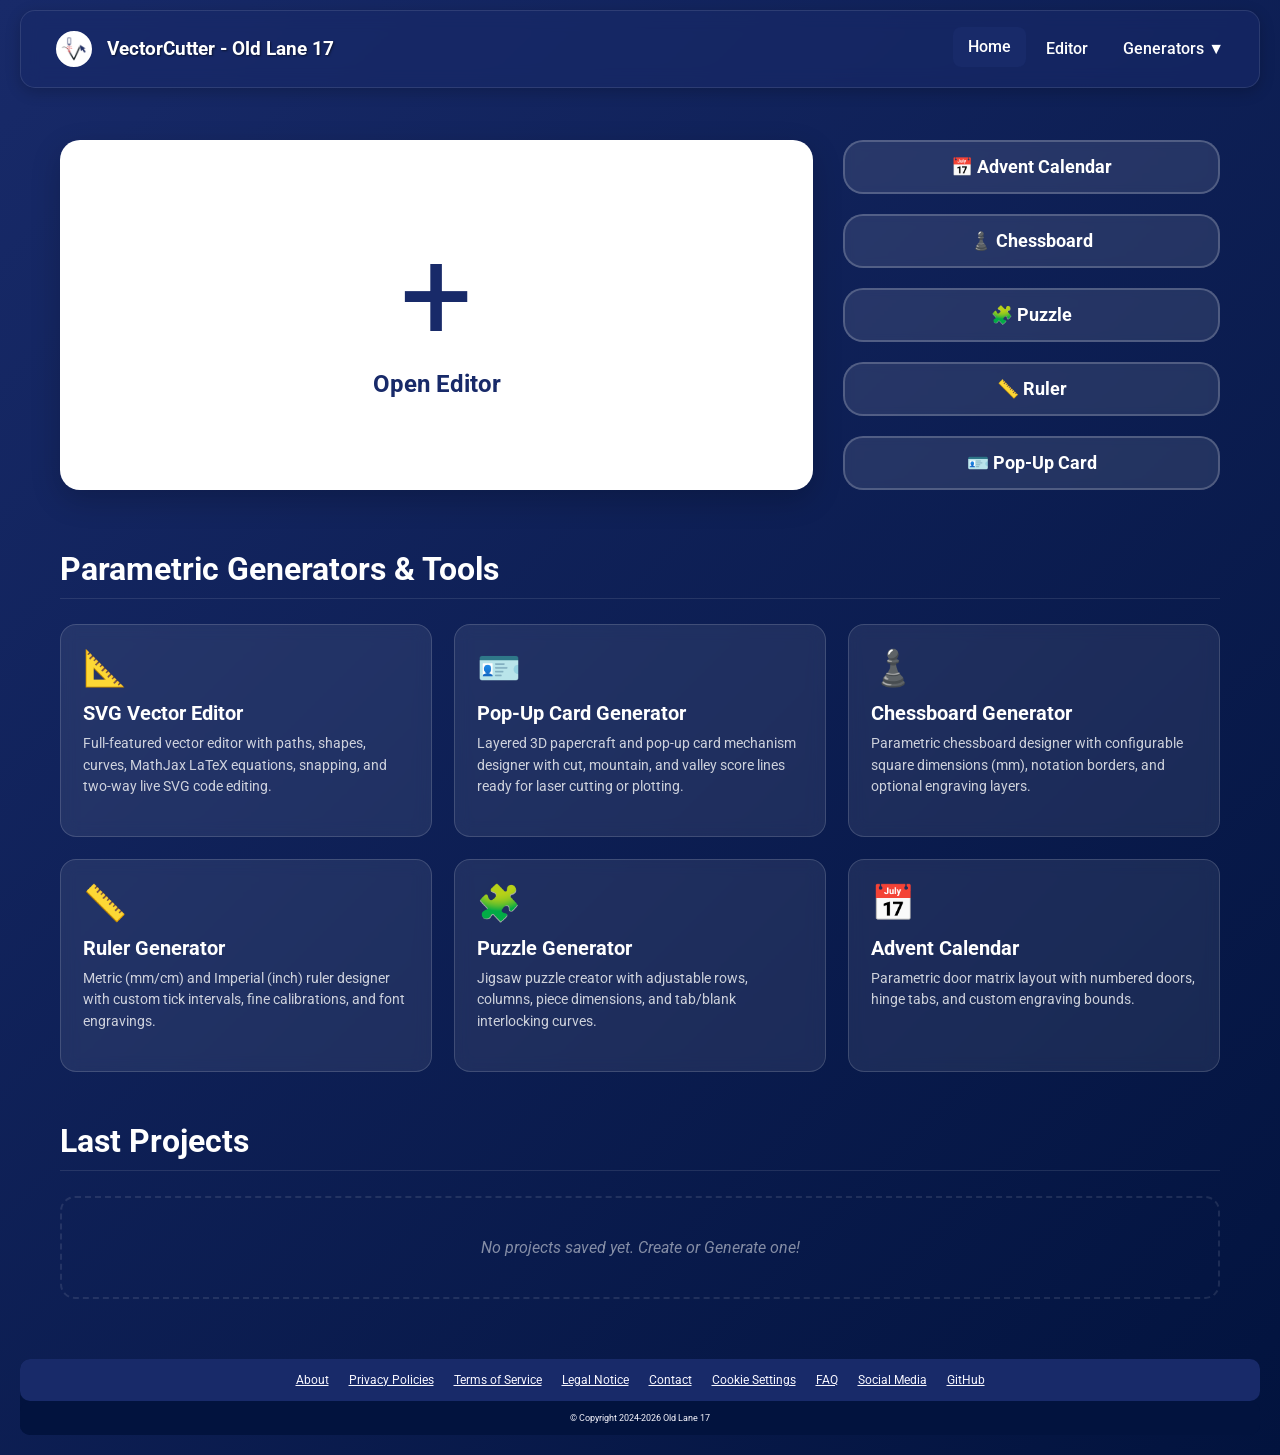
<file: index.html>
<!DOCTYPE html>
<html lang="en">
<head>
    <meta charset="UTF-8">
    <meta name="viewport" content="width=device-width, initial-scale=1.0">
    <meta name="description" content="VectorCutter — online SVG editor and parametric generators for laser cutting, CNC and papercraft. Includes popup card creator, chessboards, rulers, puzzles, and advent calendars.">
    <meta name="keywords" content="svg editor, laser cutting, popup card generator, papercraft, LaTeX SVG, chessboard generator, ruler generator, puzzle generator, advent calendar svg, vectorcutter">
    <title>VectorCutter - Old Lane 17</title>
    <link rel="icon" type="image/x-icon" href="/favicon.ico">
    <!-- ANDROID -->
	<link href="/favicon.ico" type="image/x-icon" rel='icon' />
    <!-- iOS -->
    <link href="/favicon.ico" type="image/x-icon" rel='apple-touch-icon' />

    <meta content='#192a68' name='msapplication-TileColor'>
    <meta content="/favicon.ico" name='msapplication-TileImage'/>
    <link href='https://fonts.googleapis.com/css?family=Roboto:400,700' rel='stylesheet'>
    
    <!-- Google Tag Manager -->
    <script>(function(w,d,s,l,i){w[l]=w[l]||[];w[l].push({'gtm.start':
    new Date().getTime(),event:'gtm.js'});var f=d.getElementsByTagName(s)[0],
    j=d.createElement(s),dl=l!='dataLayer'?'&l='+l:'';j.async=true;j.src=
    'https://www.googletagmanager.com/gtm.js?id='+i+dl;f.parentNode.insertBefore(j,f);
    })(window,document,'script','dataLayer','GTM-M8HF2H2T');</script>
    <!-- End Google Tag Manager -->

    <style>
        /* Root Variables */
        :root{
            --main-font:'Roboto', Tahoma, Geneva, Verdana, sans-serif;
            --primary-color:#182a69;
            --primary-color-trans: rgba(24, 42, 105, 0.8);
            --secondary-color:#a0a0ff;
            --bg-gradient-start: #182a69;
            --bg-gradient-end: #02133e;
            --text-color: #333;
        }
        * { margin: 0; padding: 0; box-sizing: border-box; font-family: var(--main-font); }

        body {
            background: linear-gradient(135deg, var(--bg-gradient-start) 0%, var(--bg-gradient-end) 100%);
            min-height: 100vh;
            color: #333;
            margin: 0px;
            padding: 20px;
            font-family: var(--main-font);
            overflow-x: hidden;
        }

        /* --- NAVBAR --- */
        .topnav {
            position: fixed; top: 10px; left: 20px; right: 20px;
            border-radius: 15px; padding: 10px 20px; z-index: 999;
            display: flex; justify-content: space-between; align-items: center;
            background-color: #182a6995; backdrop-filter: blur(10px);
            border: 1px solid rgba(255, 255, 255, 0.1); box-shadow: 0 4px 15px rgba(0,0,0,0.2);
        }
        
        .nav-left { display: flex; align-items: center; gap: 15px; }
        
        /* Logo Styling - Circular */
        .nav-logo {
            width: 36px; height: 36px; 
            background: #fff; 
            border-radius: 50%; /* Makes it circular */
            object-fit: contain;
            display: flex; align-items: center; justify-content: center;
            font-weight: bold; color: var(--bg-gradient-start);
            border: 2px solid white;
        }
        
        .nav-title { color: white; font-size: 1.2rem; font-weight: bold; text-shadow: 1px 1px 2px rgba(0,0,0,0.5); }
        .nav-right { display: flex; gap: 5px; align-items: center; }
        .topnav a, .dropbtn { color: white; text-decoration: none; padding: 10px 15px; border-radius: 8px; transition: all 0.3s ease; font-weight: 500; font-family: var(--main-font); font-size: 1rem; border:none; background: transparent; cursor: pointer; }
        .topnav a:hover, .dropdown:hover .dropbtn { background: var(--primary-color); transform: translateY(-2px); }

        /* Dropdown */
        .dropdown { position: relative; display: inline-block; }
        .dropdown-content {
            display: none; position: absolute; right: 0;
            background-color: #02133e; min-width: 200px;
            box-shadow: 0px 8px 16px 0px rgba(0,0,0,0.2);
            z-index: 1000; border-radius: 10px; border: 1px solid rgba(255,255,255,0.1);
            overflow: hidden; margin-top: 0px;
        }
        .dropdown-content::before {
            content: "";
            display: block;
            position: absolute;
            top: -20px; /* Move up to overlap the gap */
            left: 0;
            width: 100%;
            height: 20px; /* Height sufficient to bridge the gap */
            background: transparent; /* Keep it invisible */
        }
        .dropdown-content a { color: white; padding: 12px 16px; text-decoration: none; display: block; text-align: left; }
        .dropdown:hover .dropdown-content { display: block; }
        .dropdown-content a:hover { background-color: var(--primary-color); }

        /* --- MOBILE SIDE NAV (The Slide-in Menu) --- */
        .sidenav {
            height: 100%;
            width: 0;
            position: fixed;
            z-index: 2000;
            top: 0;
            left: 0;
            background-color: #182a69; /* Requested Color */
            overflow-x: hidden;
            transition: 0.5s;
            padding-top: 60px;
            box-shadow: 4px 0 15px rgba(0,0,0,0.5);
        }

        .sidenav a, .sidenav .sidenav-header {
            padding: 8px 8px 8px 32px;
            text-decoration: none;
            font-size: 1.2rem;
            color: #f1f1f1;
            display: block;
            transition: 0.3s;
            font-family: var(--main-font);
        }

        .sidenav a:hover {
            color: var(secondary-color);
            background: rgba(255,255,255,0.1);
        }

        /* Close Button (Cross) Styling */
        .sidenav .closebtn {
            position: absolute;
            top: 15px;       /* Moved slightly down */
            right: 20px;     /* Positioned top right */
            font-size: 24px; /* Made smaller */
            margin-left: 0;
            padding: 0;      /* Removed padding */
        }

        /* Remove the background hover effect specifically for the close button */
        .sidenav .closebtn:hover {
            background: none; 
            color: #ccc;
        }

        .sidenav-divider {
            border-top: 1px solid rgba(255,255,255,0.2);
            margin: 10px 20px;
        }

        .sidenav-subitem {
            font-size: 1rem !important;
            padding-left: 50px !important;
            opacity: 0.9;
        }

        /* Hamburger Icon */
        .hamburger {
            display: none; /* Hidden on desktop */
            font-size: 28px;
            cursor: pointer;
            color: white;
            margin-right: 15px;
            user-select: none;
        }

        /* --- GENERATORS SHOWCASE GRID --- */
        .generators-showcase-grid {
            display: grid;
            grid-template-columns: repeat(auto-fit, minmax(280px, 1fr));
            gap: 22px;
            margin-bottom: 50px;
        }
        .tool-card {
            background: rgba(255, 255, 255, 0.08);
            border: 1px solid rgba(255, 255, 255, 0.15);
            border-radius: 16px;
            padding: 22px;
            display: flex;
            flex-direction: column;
            justify-content: space-between;
            backdrop-filter: blur(8px);
            transition: transform 0.25s ease, background 0.25s ease, border-color 0.25s ease;
            text-decoration: none;
            color: white;
        }
        .tool-card:hover {
            transform: translateY(-4px);
            background: rgba(255, 255, 255, 0.14);
            border-color: rgba(255, 255, 255, 0.35);
        }
        .tool-card-icon {
            font-size: 2.2rem;
            margin-bottom: 12px;
        }
        .tool-card-title {
            font-size: 1.25rem;
            font-weight: 700;
            margin-bottom: 8px;
            color: #ffffff;
        }
        .tool-card-desc {
            font-size: 0.9rem;
            color: rgba(255, 255, 255, 0.78);
            line-height: 1.5;
            margin-bottom: 16px;
            flex-grow: 1;
        }
   

        /* --- CONTAINER & ACTIONS --- */
        .container { max-width: 1200px; margin: 100px auto 40px; padding: 20px; }
        
        .action-area {
            display: grid; grid-template-columns: 2fr 1fr; gap: 30px;
            margin-bottom: 60px; min-height: 350px; height: auto;
        }

        /* Big Button */
        .big-action-btn {
            background: white; border-radius: 20px; display: flex; flex-direction: column;
            justify-content: center; align-items: center; cursor: pointer;
            transition: transform 0.3s, box-shadow 0.3s;
            box-shadow: 0 10px 30px rgba(0, 0, 0, 0.2); text-decoration: none;
            position: relative; overflow: hidden;
        }
        .big-action-btn:hover { transform: translateY(-5px); box-shadow: 0 15px 40px rgba(0, 0, 0, 0.4); background: #fdfdfd; }
        .plus-icon { font-size: 8rem; color: var(--primary-color); line-height: 1; margin-bottom: 10px; }
        .action-label { font-size: 1.5rem; color: #182a69; font-weight: bold; }

        /* Small Buttons Column */
        .small-actions-col { display: flex; flex-direction: column; gap: 20px; height: 100%; }
        .small-action-btn {
            flex: 1; background: rgba(255, 255, 255, 0.1);
            border: 2px solid rgba(255, 255, 255, 0.2); border-radius: 20px;
            display: flex; align-items: center; justify-content: center;
            color: white; font-size: 1.1rem; font-weight: bold; text-decoration: none;
            transition: all 0.3s; backdrop-filter: blur(5px);
        }
        .small-action-btn:hover { background: var(--primary-color); border-color: var(--primary-color); transform: translateX(-5px); }

        /* --- PROJECTS GRID --- */
        .projects-header {
            color: white; font-size: 2rem; margin-bottom: 25px; padding-bottom: 10px;
            border-bottom: 1px solid rgba(255, 255, 255, 0.1);
        }
        .projects-grid {
            display: grid; grid-template-columns: repeat(auto-fit, minmax(300px, 1fr)); gap: 30px;
        }
        .project-card {
            background: white; border-radius: 15px; padding: 25px;
            box-shadow: 0 10px 30px rgba(0, 0, 0, 0.2); transition: transform 0.3s;
            display: flex; flex-direction: column; justify-content: space-between;
            min-height: 100px; position: relative; overflow: hidden;
            max-height:200px;
        }
        .project-card:hover { transform: translateY(-5px); }

        .project-title { font-size: 1.4rem; color: #182a69; margin-bottom: 5px; font-weight: bold; }
        .project-date { color: #888; font-size: 0.9rem; margin-bottom: 15px; }
        
        /* SVG Preview Area */
        .project-preview {
            flex-grow: 1; background: #f0f0f5; border-radius: 8px; margin-bottom: 15px;
            display: flex; align-items: center; justify-content: center; overflow: hidden;
            border: 1px solid #eee;
        }
        .project-preview svg { width: 100%; height: 100%; object-fit: contain; }

        /* Hover Overlay for Delete/Download */
        .card-overlay {
            position: absolute; top: 0; left: 0; right: 0; bottom: 0;
            background: rgba(24, 42, 105, 0.9);
            display: flex; justify-content: center; align-items: center; gap: 15px;
            opacity: 0; transition: opacity 0.3s ease; border-radius: 15px;
        }
        .project-card:hover .card-overlay { opacity: 1; }

        .icon-btn {
            background: white; color: var(--primary-color); border: none;
            width: 50px; height: 50px; border-radius: 50%;
            font-size: 1.2rem; cursor: pointer; display: flex; align-items: center; justify-content: center;
            transition: transform 0.2s; text-decoration: none;
        }
        .icon-btn:hover { transform: scale(1.1); background: #f0f0f5; }
        .btn-label { font-size: 0.8rem; margin-top: 5px; color: white; text-align: center; }
        .overlay-action { display: flex; flex-direction: column; align-items: center; }

                /* Footer */
        .footer-row-1 {
  background-color: #02133e;
font-family: Roboto, sans-serif;
font-size: 12px ;
display: flex; /* Use flexbox for layout */
flex-direction: column;
  justify-content: center; /* Center items horizontally */
  align-items: center; /* Center items vertically */
  padding: 0 0;
gap: 0px;
border-radius: 10px;

border-bottom: none;
position: relative;
bottom:0;
}
.footer-row-container {
    margin: 0 auto;
    padding: 8px 20px;
    align-items: center;
    border-radius: 10px;
    text-align: center;
    flex-wrap: wrap;

}
.footer-row-1 nav {
  display: flex;
  justify-content: center;
flex-wrap: wrap;
  gap: 25px;
border-bottom: None;
padding: 8px;}

        
.footer-row-1 a {
  color: #f9f8ff !important;
  text-decoration: underline !important;
  font-family: Roboto, sans-serif;
font-size: 12px ;
  transition: color 0.3s ease;
  white-space: nowrap;
}
.footer-row-1 p{
color: #f9f8ff;
    justify-content: center;
  font-family: Roboto, sans-serif;
font-size: 9px ;
  padding:0;
margin:0;
white-space: nowrap;

}

.footer-row-1 a:hover {
  color: #d8dce8;
}
        .empty-state {
            color: rgba(255,255,255,0.5); text-align: center; font-style: italic; grid-column: 1 / -1;
            padding: 40px; border: 2px dashed rgba(255,255,255,0.1); border-radius: 15px;
        }

        /* --- MEDIA QUERIES --- */
        @media (max-width: 768px) {
            .action-area { grid-template-columns: 1fr; height: auto; }
            .big-action-btn { height: 250px; }
            .small-actions-col { height: auto; }
            
            /* Navbar Mobile Changes */
            .topnav { 
                flex-direction: row; 
                justify-content: flex-start; /* Align left */
            }
            .nav-right { display: none; } /* Hide Desktop Menu */
            .hamburger { display: block; } /* Show Burger */
        }
    </style>
    <!-- Header & Footer Components -->
    <link rel="stylesheet" href="components/layout.css">
    <script src="components/header.js" defer></script>
    <script src="components/footer.js" defer></script>
</head>
<body>
    <!-- Google Tag Manager (noscript) -->
    <noscript><iframe src="https://www.googletagmanager.com/ns.html?id=GTM-M8HF2H2T"
    height="0" width="0" style="display:none;visibility:hidden"></iframe></noscript>
    <!-- End Google Tag Manager (noscript) -->

    <site-header></site-header>

    <div class="container">
        
        <!-- Top Action Area -->
        <div class="action-area">
            <!-- Big Button: Opens Editor -->
            <a href="editor.html" target="_blank" class="big-action-btn">
                <div class="plus-icon">+</div>
                <div class="action-label">Open Editor</div>
            </a>
            
            <!-- Right Column: Generators (New Tab) -->
            <div class="small-actions-col">
                <a href="advent_calendar.html" target="_blank" class="small-action-btn">
                    <span>📅 Advent Calendar</span>
                </a>
                <a href="chessboard.html" target="_blank" class="small-action-btn">
                    <span>♟️ Chessboard</span>
                </a>
                <a href="puzzle.html" target="_blank" class="small-action-btn">
                    <span>🧩 Puzzle</span>
                </a>
                <a href="ruler.html" target="_blank" class="small-action-btn">
                    <span>📏 Ruler</span>
                </a>
                <a href="popup.html" target="_blank" class="small-action-btn">
                    <span>🪪 Pop-Up Card</span>
                </a>
            </div>
        </div>

        <!-- Parametric Generators Showcase -->
        <h2 class="projects-header">Parametric Generators & Tools</h2>
        <div class="generators-showcase-grid">
            <a href="editor.html" target="_blank" class="tool-card">
                <div>
                    <div class="tool-card-icon">📐</div>
                    <div class="tool-card-title">SVG Vector Editor</div>
                    <div class="tool-card-desc">Full-featured vector editor with paths, shapes, curves, MathJax LaTeX equations, snapping, and two-way live SVG code editing.</div>
                </div>
                
            </a>
            <a href="popup.html" target="_blank" class="tool-card">
                <div>
                    <div class="tool-card-icon">🪪</div>
                    <div class="tool-card-title">Pop-Up Card Generator</div>
                    <div class="tool-card-desc">Layered 3D papercraft and pop-up card mechanism designer with cut, mountain, and valley score lines ready for laser cutting or plotting.</div>
                </div>
                
            </a>
            <a href="chessboard.html" target="_blank" class="tool-card">
                <div>
                    <div class="tool-card-icon">♟️</div>
                    <div class="tool-card-title">Chessboard Generator</div>
                    <div class="tool-card-desc">Parametric chessboard designer with configurable square dimensions (mm), notation borders, and optional engraving layers.</div>
                </div>
                
            </a>
            <a href="ruler.html" target="_blank" class="tool-card">
                <div>
                    <div class="tool-card-icon">📏</div>
                    <div class="tool-card-title">Ruler Generator</div>
                    <div class="tool-card-desc">Metric (mm/cm) and Imperial (inch) ruler designer with custom tick intervals, fine calibrations, and font engravings.</div>
                </div>
                
            </a>
            <a href="puzzle.html" target="_blank" class="tool-card">
                <div>
                    <div class="tool-card-icon">🧩</div>
                    <div class="tool-card-title">Puzzle Generator</div>
                    <div class="tool-card-desc">Jigsaw puzzle creator with adjustable rows, columns, piece dimensions, and tab/blank interlocking curves.</div>
                </div>
                
            </a>
            <a href="advent_calendar.html" target="_blank" class="tool-card">
                <div>
                    <div class="tool-card-icon">📅</div>
                    <div class="tool-card-title">Advent Calendar</div>
                    <div class="tool-card-desc">Parametric door matrix layout with numbered doors, hinge tabs, and custom engraving bounds.</div>
                </div>
                
            </a>
        </div>

        <!-- Dynamic Projects Section -->
        <h2 class="projects-header">Last Projects</h2>
        
        <!-- Grid Container -->
        <div class="projects-grid" id="projects-grid">
            <!-- Items injected by JS -->
            <div class="empty-state">No projects saved yet. Create or Generate one!</div>
        </div>

    </div>

    <site-footer></site-footer>

    <script>
        // Mobile nav handled by components/header.js

        // --- STORAGE LOGIC ---
        // We use localStorage key 'vc_projects'
        // Format: Array of objects [{id, name, date, content (svg string), type}]

        const STORAGE_KEY = 'vc_projects';

        function getProjects() {
            const raw = localStorage.getItem(STORAGE_KEY);
            return raw ? JSON.parse(raw) : [];
        }

        function saveProjects(projects) {
            localStorage.setItem(STORAGE_KEY, JSON.stringify(projects));
        }

        function deleteProject(id) {
            if(!confirm("Are you sure you want to delete this project?")) return;
            const projects = getProjects();
            const filtered = projects.filter(p => p.id != id);
            saveProjects(filtered);
            renderProjects();
        }

        function generatePreviewFromJSON(jsonStr) {
            try {
                const doc = JSON.parse(jsonStr);
                if (!doc || !doc.elements) return null;
                let svg = '<svg xmlns="http://www.w3.org/2000/svg" viewBox="-150 -150 300 300" style="width:100%;height:100%;">';
                const elements = doc.elements;
                const order = doc.order || Object.keys(elements);
                order.forEach(id => {
                    const el = elements[id];
                    if (!el || el.visible === false) return;
                    const g = el.geometry || {};
                    const t = el.transform ? `matrix(${el.transform.join(' ')})` : '';
                    const fill = el.style?.fill || 'rgba(0,122,204,0.1)';
                    const stroke = el.style?.stroke || '#007acc';
                    const sw = el.style?.strokeWidth || 1;
                    if (el.type === 'rect') {
                        svg += `<rect x="${g.x||0}" y="${g.y||0}" width="${g.width||0}" height="${g.height||0}" fill="${fill}" stroke="${stroke}" stroke-width="${sw}" transform="${t}"/>`;
                    } else if (el.type === 'circle') {
                        svg += `<circle cx="${g.cx||0}" cy="${g.cy||0}" r="${g.r||0}" fill="${fill}" stroke="${stroke}" stroke-width="${sw}" transform="${t}"/>`;
                    } else if (el.type === 'path' && g.d) {
                        svg += `<path d="${g.d}" fill="${fill}" stroke="${stroke}" stroke-width="${sw}" transform="${t}"/>`;
                    } else if (el.type === 'line') {
                        svg += `<line x1="${g.x1||0}" y1="${g.y1||0}" x2="${g.x2||0}" y2="${g.y2||0}" stroke="${stroke}" stroke-width="${sw}" transform="${t}"/>`;
                    }
                });
                svg += '</svg>';
                return svg;
            } catch (e) {
                return null;
            }
        }

        function downloadProject(id) {
            const projects = getProjects();
            const proj = projects.find(p => p.id == id);
            if(proj) {
                const svgContent = proj.svgPreview || (typeof proj.content === 'string' && proj.content.trim().startsWith('<svg') ? proj.content : generatePreviewFromJSON(proj.content));
                if (svgContent) {
                    const blob = new Blob([svgContent], {type: 'image/svg+xml'});
                    const url = URL.createObjectURL(blob);
                    const a = document.createElement('a');
                    a.href = url;
                    a.download = (proj.name || 'project') + '.svg';
                    document.body.appendChild(a);
                    a.click();
                    document.body.removeChild(a);
                    URL.revokeObjectURL(url);
                } else {
                    alert('No SVG content available to download.');
                }
            }
        }

        function renderProjects() {
            const grid = document.getElementById('projects-grid');
            const projects = getProjects();
            
            grid.innerHTML = '';

            if(projects.length === 0) {
                grid.innerHTML = '<div class="empty-state">No projects saved yet. Create or Generate one!</div>';
                return;
            }

            // Sort by date descending
            projects.sort((a,b) => b.id - a.id);

            projects.forEach(proj => {
                const dateStr = new Date(proj.id).toLocaleDateString() + ' ' + new Date(proj.id).toLocaleTimeString();
                let previewHtml = '';
                if (proj.svgPreview) {
                    previewHtml = proj.svgPreview;
                } else if (typeof proj.content === 'string' && proj.content.trim().startsWith('<svg')) {
                    previewHtml = proj.content;
                } else if (typeof proj.content === 'string') {
                    const dynamicSvg = generatePreviewFromJSON(proj.content);
                    previewHtml = dynamicSvg || '<div style="display:flex;align-items:center;justify-content:center;height:100%;color:#888;font-size:11px;">Vector Project</div>';
                } else {
                    previewHtml = '<div style="display:flex;align-items:center;justify-content:center;height:100%;color:#888;font-size:11px;">Vector Project</div>';
                }
                
                // Card HTML
                const card = document.createElement('div');
                card.className = 'project-card';
                card.innerHTML = `
                    <div>
                        <div class="project-title">${proj.name || 'Untitled Project'}</div>
                        <div class="project-date">${dateStr}</div>
                        <div class="project-preview">${previewHtml}</div>
                    </div>
                    
                    <!-- Overlay for actions -->
                    <div class="card-overlay">
                        <div class="overlay-action">
                            <button class="icon-btn" onclick="downloadProject(${proj.id})">⬇</button>
                            <div class="btn-label">Download</div>
                        </div>
                        <div class="overlay-action">
                            <button class="icon-btn" style="color:red;" onclick="deleteProject(${proj.id})">🗑</button>
                            <div class="btn-label">Delete</div>
                        </div>
                        <div class="overlay-action">
                            <a href="editor.html?pid=${proj.id}" target="_blank" class="icon-btn">✎</a>

                            <div class="btn-label">Open</div>
                        </div>
                    </div>
                `;

                // Fix SVG scaling in preview
                const svgEl = card.querySelector('svg');
                if(svgEl) {
                    svgEl.setAttribute('width', '100%');
                    svgEl.setAttribute('height', '100%');
                    svgEl.setAttribute('preserveAspectRatio', 'xMidYMid meet');
                    svgEl.removeAttribute('style'); // Clear specific dimensions
                }

                grid.appendChild(card);
            });
        }

        // Init
        document.addEventListener('DOMContentLoaded', renderProjects);

    </script>
</body>
</html>
</file>
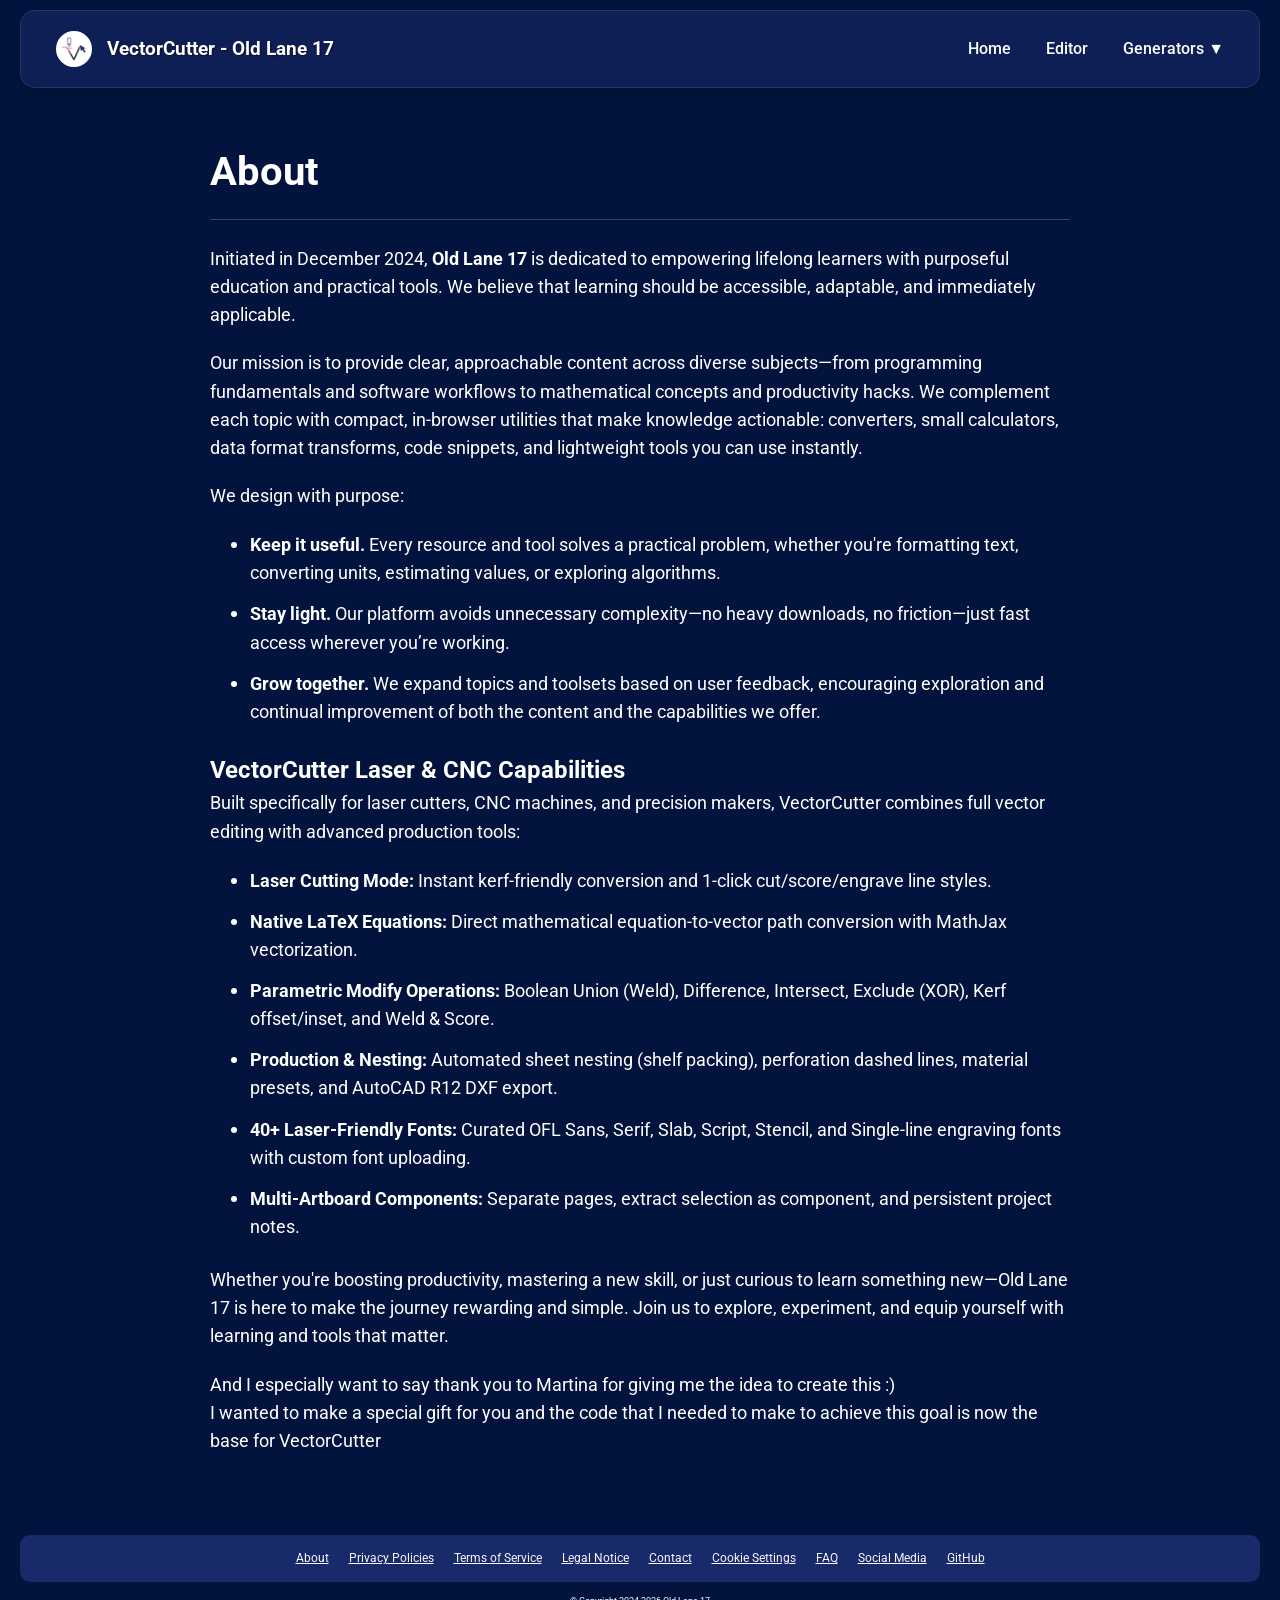
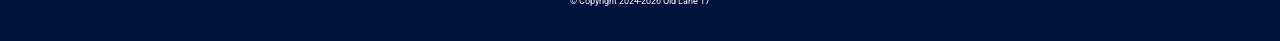
<file: about.html>
<!DOCTYPE html>
<html lang="en">
<head>
    <meta charset="UTF-8">
    <meta name="viewport" content="width=device-width, initial-scale=1.0">
    <meta name="description" content="About Old Lane 17 - Empowering lifelong learners with purposeful education and practical tools.">
    <link rel="icon" type="image/x-icon" href="/favicon.ico">
    <!-- ANDROID -->
	<link href="/favicon.ico" type="image/x-icon" rel='icon' />
    <!-- iOS -->
    <link href="/favicon.ico" type="image/x-icon" rel='apple-touch-icon' />
    
    <!-- Google Tag Manager -->
    <script>(function(w,d,s,l,i){w[l]=w[l]||[];w[l].push({'gtm.start':
    new Date().getTime(),event:'gtm.js'});var f=d.getElementsByTagName(s)[0],
    j=d.createElement(s),dl=l!='dataLayer'?'&l='+l:'';j.async=true;j.src=
    'https://www.googletagmanager.com/gtm.js?id='+i+dl;f.parentNode.insertBefore(j,f);
    })(window,document,'script','dataLayer','GTM-M8HF2H2T');</script>
    <!-- End Google Tag Manager -->

    <link href='https://fonts.googleapis.com/css?family=Roboto:400,700' rel='stylesheet'>
    <title>About - VectorCutter</title>
    
    <style>
        /* --- CORE VARIABLES & RESET --- */
        :root{
            --main-font:'Roboto', Tahoma, Geneva, Verdana, sans-serif;
            --primary-color:#182a69;
            --secondary-color:#a0a0ff;
            --bg-gradient-start: #182a69;
        }

        * { margin: 0; padding: 0; box-sizing: border-box; font-family: var(--main-font); }

        body {
            background-color: #02133e; /* Dark blue background */
            min-height: 100vh;
            padding: 20px;
            color: white; 
            line-height: 1.6;
            overflow-x: hidden;
        }

        /* --- NAVBAR STYLES (Identical to Index) --- */
        .topnav {
            position: fixed; top: 10px; left: 20px; right: 20px;
            border-radius: 15px; padding: 10px 20px; z-index: 999;
            display: flex; justify-content: space-between; align-items: center;
            background-color: #182a6995; backdrop-filter: blur(10px);
            border: 1px solid rgba(255, 255, 255, 0.1); box-shadow: 0 4px 15px rgba(0,0,0,0.2);
        }
        
        .nav-left { display: flex; align-items: center; gap: 15px; }
        
        /* Circular Logo */
        .nav-logo {
            width: 36px; height: 36px; 
            background: #fff; 
            border-radius: 50%; 
            object-fit: contain;
            display: flex; align-items: center; justify-content: center;
            font-weight: bold; color: var(--primary-color);
            border: 2px solid white;
        }
        
        .nav-title { color: white; font-size: 1.2rem; font-weight: bold; text-shadow: 1px 1px 2px rgba(0,0,0,0.5); }
        .nav-title a { color: white; text-decoration: none; }

        .nav-right { display: flex; gap: 5px; align-items: center; }
        
        .topnav a, .dropbtn { 
            color: white; text-decoration: none; padding: 10px 15px; 
            border-radius: 8px; transition: all 0.3s ease; font-weight: 500; 
            font-size: 1rem; border:none; background: transparent; cursor: pointer; 
            font-family: var(--main-font);
        }
        .topnav a:hover, .dropdown:hover .dropbtn { background: var(--primary-color); transform: translateY(-2px); }

        /* Dropdown */
        .dropdown { position: relative; display: inline-block; }
        .dropdown-content {
            display: none; position: absolute; right: 0;
            background-color: #02133e; min-width: 200px;
            box-shadow: 0px 8px 16px 0px rgba(0,0,0,0.2);
            z-index: 1000; border-radius: 10px; border: 1px solid rgba(255,255,255,0.1);
            overflow: hidden; margin-top: 0px;
        }
        .dropdown-content::before {
            content: "";
            display: block;
            position: absolute;
            top: -20px; /* Move up to overlap the gap */
            left: 0;
            width: 100%;
            height: 20px; /* Height sufficient to bridge the gap */
            background: transparent; /* Keep it invisible */
        }
        .dropdown-content a { color: white; padding: 12px 16px; text-decoration: none; display: block; text-align: left; }
        .dropdown:hover .dropdown-content { display: block; }
        .dropdown-content a:hover { background-color: var(--primary-color); transform: none; }

        /* --- MOBILE SIDE NAV (The Slide-in Menu) --- */
        .sidenav {
            height: 100%; width: 0; position: fixed; z-index: 2000;
            top: 0; left: 0; background-color: #182a69; 
            overflow-x: hidden; transition: 0.5s; padding-top: 60px;
            box-shadow: 4px 0 15px rgba(0,0,0,0.5);
        }

        .sidenav a, .sidenav .sidenav-header {
            padding: 8px 8px 8px 32px; text-decoration: none;
            font-size: 1.2rem; color: #f1f1f1; display: block;
            transition: 0.3s; font-family: var(--main-font);
        }

        .sidenav a:hover { color: var(--secondary-color); background: rgba(255,255,255,0.1); }

        /* Close Button (Cross) */
        .sidenav .closebtn {
            position: absolute; top: 15px; right: 20px;
            font-size: 24px; margin-left: 0; padding: 0;
        }
        .sidenav .closebtn:hover { background: none; color: #ccc; }

        .sidenav-divider { border-top: 1px solid rgba(255,255,255,0.2); margin: 10px 20px; }
        .sidenav-subitem { font-size: 1rem !important; padding-left: 50px !important; opacity: 0.9; }

        /* Hamburger Icon */
        .hamburger {
            display: none; font-size: 28px; cursor: pointer;
            color: white; margin-right: 15px; user-select: none;
        }

        /* --- CONTENT STYLES --- */
        .container {
            max-width: 900px; margin: 0 auto; padding: 20px;
            margin-top: 100px; /* Accounts for fixed navbar */
        }
        
        h1, h2, h3, p, li, span, strong { color: white !important; }

        h1 { font-size: 2.5rem; margin-bottom: 25px; border-bottom: 1px solid rgba(255,255,255,0.2); padding-bottom: 15px; }
        p { font-size: 1.1rem; margin-bottom: 20px; }
        ul { margin: 20px 0 25px 25px; padding-left: 15px; }
        li { font-size: 1.1rem; margin-bottom: 12px; }
        li::marker { color: white; font-size: 1.2rem; }

        /* --- FOOTER --- */
                /* Footer */
        .footer-row-1 {
  background-color: #02133e;
font-family: Roboto, sans-serif;
font-size: 12px ;
display: flex; /* Use flexbox for layout */
flex-direction: column;
  justify-content: center; /* Center items horizontally */
  align-items: center; /* Center items vertically */
  padding: 0 0;
gap: 0px;
border-radius: 10px;

border-bottom: none;
position: relative;
bottom:0;
}
.footer-row-container {
    margin: 0 auto;
    padding: 8px 20px;
    align-items: center;
    border-radius: 10px;
    text-align: center;
    flex-wrap: wrap;

}
.footer-row-1 nav {
  display: flex;
  justify-content: center;
flex-wrap: wrap;
  gap: 25px;
border-bottom: None;
padding: 8px;}

        
.footer-row-1 a {
  color: #f9f8ff !important;
  text-decoration: underline !important;
  font-family: Roboto, sans-serif;
font-size: 12px ;
  transition: color 0.3s ease;
  white-space: nowrap;
}
.footer-row-1 p{
color: #f9f8ff;
    justify-content: center;
  font-family: Roboto, sans-serif;
font-size: 9px ;
  padding:0;
margin:0;
white-space: nowrap;

}

.footer-row-1 a:hover {
  color: #d8dce8;
}
        /* --- MEDIA QUERIES --- */
        @media (max-width: 768px) {
            .topnav { flex-direction: row; justify-content: flex-start; }
            .nav-right { display: none; } /* Hide Desktop Menu */
            .hamburger { display: block; } /* Show Burger */
            
            .container { margin-top: 110px; }
            h1 { font-size: 2rem; }
        }
    </style>
    <!-- Header & Footer Components -->
    <link rel="stylesheet" href="components/layout.css">
    <script src="components/header.js" defer></script>
    <script src="components/footer.js" defer></script>
</head>

<body>
    <!-- Google Tag Manager (noscript) -->
    <noscript><iframe src="https://www.googletagmanager.com/ns.html?id=GTM-M8HF2H2T"
    height="0" width="0" style="display:none;visibility:hidden"></iframe></noscript>
    <!-- End Google Tag Manager (noscript) -->

    <!-- Mobile Sidenav (New) -->
    <site-header></site-header>

    <div class="container" id="about">
        
        <h1>About</h1>
        
        <p>Initiated in December 2024, <strong>Old Lane 17</strong> is dedicated to empowering lifelong learners with purposeful education and practical tools. We believe that learning should be accessible, adaptable, and immediately applicable.</p>

        <p>Our mission is to provide clear, approachable content across diverse subjects—from programming fundamentals and software workflows to mathematical concepts and productivity hacks. We complement each topic with compact, in-browser utilities that make knowledge actionable: converters, small calculators, data format transforms, code snippets, and lightweight tools you can use instantly.</p>

        <p>We design with purpose:</p>
        <ul>
            <li><strong>Keep it useful.</strong> Every resource and tool solves a practical problem, whether you're formatting text, converting units, estimating values, or exploring algorithms.</li>
            <li><strong>Stay light.</strong> Our platform avoids unnecessary complexity—no heavy downloads, no friction—just fast access wherever you’re working.</li>
            <li><strong>Grow together.</strong> We expand topics and toolsets based on user feedback, encouraging exploration and continual improvement of both the content and the capabilities we offer.</li>
        </ul>

        <h2>VectorCutter Laser & CNC Capabilities</h2>
        <p>Built specifically for laser cutters, CNC machines, and precision makers, VectorCutter combines full vector editing with advanced production tools:</p>
        <ul>
            <li><strong>Laser Cutting Mode:</strong> Instant kerf-friendly conversion and 1-click cut/score/engrave line styles.</li>
            <li><strong>Native LaTeX Equations:</strong> Direct mathematical equation-to-vector path conversion with MathJax vectorization.</li>
            <li><strong>Parametric Modify Operations:</strong> Boolean Union (Weld), Difference, Intersect, Exclude (XOR), Kerf offset/inset, and Weld & Score.</li>
            <li><strong>Production & Nesting:</strong> Automated sheet nesting (shelf packing), perforation dashed lines, material presets, and AutoCAD R12 DXF export.</li>
            <li><strong>40+ Laser-Friendly Fonts:</strong> Curated OFL Sans, Serif, Slab, Script, Stencil, and Single-line engraving fonts with custom font uploading.</li>
            <li><strong>Multi-Artboard Components:</strong> Separate pages, extract selection as component, and persistent project notes.</li>
        </ul>

        <p>Whether you're boosting productivity, mastering a new skill, or just curious to learn something new—Old Lane 17 is here to make the journey rewarding and simple. Join us to explore, experiment, and equip yourself with learning and tools that matter.</p>
        
        <p>And I especially want to say thank you to Martina for giving me the idea to create this :&#41; <br>
        I wanted to make a special gift for you and the code that I needed to make to achieve this goal is now the base for VectorCutter</p>
    </div>

    <site-footer></site-footer>

    <!-- Mobile Nav Script (New) -->
    <script>
        function openNav() {
            document.getElementById("mySidenav").style.width = "250px";
        }
        function closeNav() {
            document.getElementById("mySidenav").style.width = "0";
        }
    </script>
</body>
</html>
</file>
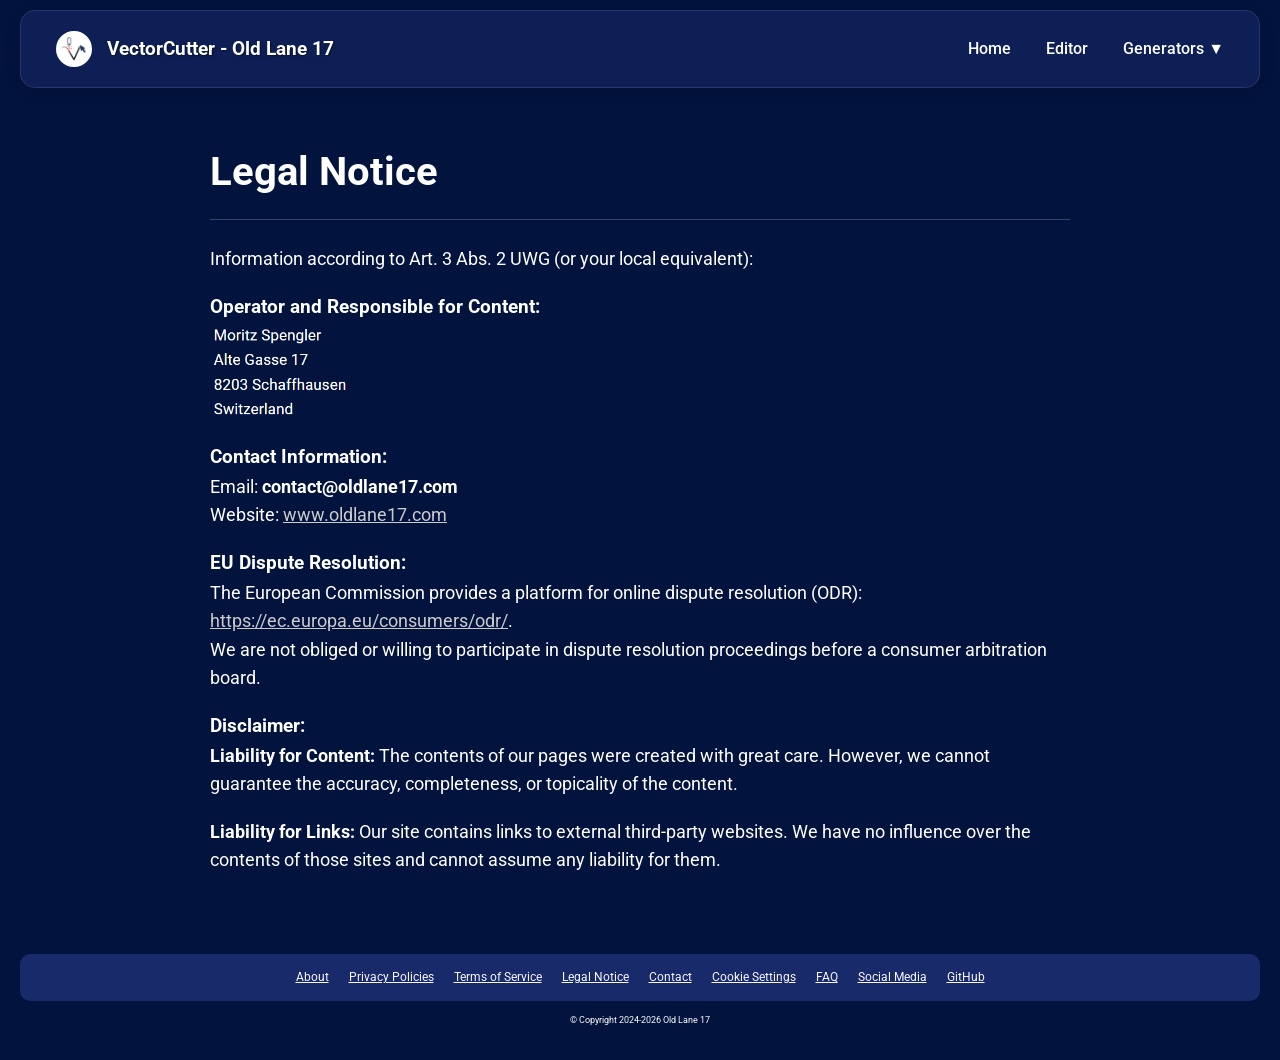
<file: legal-notice.html>
<!DOCTYPE html>
<html lang="en">
<head>
    <meta charset="UTF-8">
    <meta name="viewport" content="width=device-width, initial-scale=1.0">
    <meta name="description" content="About Old Lane 17 - Empowering lifelong learners with purposeful education and practical tools.">
    <link rel="icon" type="image/x-icon" href="/favicon.ico">
    <!-- ANDROID -->
	<link href="/favicon.ico" type="image/x-icon" rel='icon' />
    <!-- iOS -->
    <link href="/favicon.ico" type="image/x-icon" rel='apple-touch-icon' />
    
    <!-- Google Tag Manager -->
    <script>(function(w,d,s,l,i){w[l]=w[l]||[];w[l].push({'gtm.start':
    new Date().getTime(),event:'gtm.js'});var f=d.getElementsByTagName(s)[0],
    j=d.createElement(s),dl=l!='dataLayer'?'&l='+l:'';j.async=true;j.src=
    'https://www.googletagmanager.com/gtm.js?id='+i+dl;f.parentNode.insertBefore(j,f);
    })(window,document,'script','dataLayer','GTM-M8HF2H2T');</script>
    <!-- End Google Tag Manager -->

    <link href='https://fonts.googleapis.com/css?family=Roboto:400,700' rel='stylesheet'>
    <title>Legal Notice - VectorCutter</title>
    
    <style>
        /* --- CORE VARIABLES & RESET --- */
        :root{
            --main-font:'Roboto', Tahoma, Geneva, Verdana, sans-serif;
            --primary-color:#182a69;
            --secondary-color:#a0a0ff;
            --bg-gradient-start: #182a69;
        }

        * { margin: 0; padding: 0; box-sizing: border-box; font-family: var(--main-font); }

        body {
            background-color: #02133e; /* Dark blue background */
            min-height: 100vh;
            padding: 20px;
            color: white; 
            line-height: 1.6;
            overflow-x: hidden;
        }

        /* --- NAVBAR STYLES (Identical to Index) --- */
        .topnav {
            position: fixed; top: 10px; left: 20px; right: 20px;
            border-radius: 15px; padding: 10px 20px; z-index: 999;
            display: flex; justify-content: space-between; align-items: center;
            background-color: #182a6995; backdrop-filter: blur(10px);
            border: 1px solid rgba(255, 255, 255, 0.1); box-shadow: 0 4px 15px rgba(0,0,0,0.2);
        }
        
        .nav-left { display: flex; align-items: center; gap: 15px; }
        
        /* Circular Logo */
        .nav-logo {
            width: 36px; height: 36px; 
            background: #fff; 
            border-radius: 50%; 
            object-fit: contain;
            display: flex; align-items: center; justify-content: center;
            font-weight: bold; color: var(--primary-color);
            border: 2px solid white;
        }
        
        .nav-title { color: white; font-size: 1.2rem; font-weight: bold; text-shadow: 1px 1px 2px rgba(0,0,0,0.5); }
        .nav-title a { color: white; text-decoration: none; }

        .nav-right { display: flex; gap: 5px; align-items: center; }
        
        .topnav a, .dropbtn { 
            color: white; text-decoration: none; padding: 10px 15px; 
            border-radius: 8px; transition: all 0.3s ease; font-weight: 500; 
            font-size: 1rem; border:none; background: transparent; cursor: pointer; 
            font-family: var(--main-font);
        }
        .topnav a:hover, .dropdown:hover .dropbtn { background: var(--primary-color); transform: translateY(-2px); }

        /* Dropdown */
        .dropdown { position: relative; display: inline-block; }
        .dropdown-content {
            display: none; position: absolute; right: 0;
            background-color: #02133e; min-width: 200px;
            box-shadow: 0px 8px 16px 0px rgba(0,0,0,0.2);
            z-index: 1000; border-radius: 10px; border: 1px solid rgba(255,255,255,0.1);
            overflow: hidden; margin-top: 0px;
        }
        .dropdown-content::before {
            content: "";
            display: block;
            position: absolute;
            top: -20px; /* Move up to overlap the gap */
            left: 0;
            width: 100%;
            height: 20px; /* Height sufficient to bridge the gap */
            background: transparent; /* Keep it invisible */
        }
        .dropdown-content a { color: white; padding: 12px 16px; text-decoration: none; display: block; text-align: left; }
        .dropdown:hover .dropdown-content { display: block; }
        .dropdown-content a:hover { background-color: var(--primary-color); transform: none; }

        /* --- MOBILE SIDE NAV (The Slide-in Menu) --- */
        .sidenav {
            height: 100%; width: 0; position: fixed; z-index: 2000;
            top: 0; left: 0; background-color: #182a69; 
            overflow-x: hidden; transition: 0.5s; padding-top: 60px;
            box-shadow: 4px 0 15px rgba(0,0,0,0.5);
        }

        .sidenav a, .sidenav .sidenav-header {
            padding: 8px 8px 8px 32px; text-decoration: none;
            font-size: 1.2rem; color: #f1f1f1; display: block;
            transition: 0.3s; font-family: var(--main-font);
        }

        .sidenav a:hover { color: var(--secondary-color); background: rgba(255,255,255,0.1); }

        /* Close Button (Cross) */
        .sidenav .closebtn {
            position: absolute; top: 15px; right: 20px;
            font-size: 24px; margin-left: 0; padding: 0;
        }
        .sidenav .closebtn:hover { background: none; color: #ccc; }

        .sidenav-divider { border-top: 1px solid rgba(255,255,255,0.2); margin: 10px 20px; }
        .sidenav-subitem { font-size: 1rem !important; padding-left: 50px !important; opacity: 0.9; }

        /* Hamburger Icon */
        .hamburger {
            display: none; font-size: 28px; cursor: pointer;
            color: white; margin-right: 15px; user-select: none;
        }

        /* --- CONTENT STYLES --- */
        .container {
            max-width: 900px; margin: 0 auto; padding: 20px;
            margin-top: 100px; /* Accounts for fixed navbar */
        }
        
        h1, h2, h3, p, li, span, strong { color: white !important; }

        h1 { font-size: 2.5rem; margin-bottom: 25px; border-bottom: 1px solid rgba(255,255,255,0.2); padding-bottom: 15px; }
        p { font-size: 1.1rem; margin-bottom: 20px; }
        ul { margin: 20px 0 25px 25px; padding-left: 15px; }
        li { font-size: 1.1rem; margin-bottom: 12px; }
        li::marker { color: white; font-size: 1.2rem; }

        /* --- FOOTER --- */
                /* Footer */
        .footer-row-1 {
  background-color: #02133e;
font-family: Roboto, sans-serif;
font-size: 12px ;
display: flex; /* Use flexbox for layout */
flex-direction: column;
  justify-content: center; /* Center items horizontally */
  align-items: center; /* Center items vertically */
  padding: 0 0;
gap: 0px;
border-radius: 10px;

border-bottom: none;
position: relative;
bottom:0;
}
.footer-row-container {
    margin: 0 auto;
    padding: 8px 20px;
    align-items: center;
    border-radius: 10px;
    text-align: center;
    flex-wrap: wrap;

}
.footer-row-1 nav {
  display: flex;
  justify-content: center;
flex-wrap: wrap;
  gap: 25px;
border-bottom: None;
padding: 8px;}

        
.footer-row-1 a {
  color: #f9f8ff !important;
  text-decoration: underline !important;
  font-family: Roboto, sans-serif;
font-size: 12px ;
  transition: color 0.3s ease;
  white-space: nowrap;
}
.footer-row-1 p{
color: #f9f8ff;
    justify-content: center;
  font-family: Roboto, sans-serif;
font-size: 9px ;
  padding:0;
margin:0;
white-space: nowrap;

}

.footer-row-1 a:hover {
  color: #d8dce8;
}
        /* --- MEDIA QUERIES --- */
        @media (max-width: 768px) {
            .topnav { flex-direction: row; justify-content: flex-start; }
            .nav-right { display: none; } /* Hide Desktop Menu */
            .hamburger { display: block; } /* Show Burger */
            
            .container { margin-top: 110px; }
            h1 { font-size: 2rem; }
        }
    </style>
    <!-- Header & Footer Components -->
    <link rel="stylesheet" href="components/layout.css">
    <script src="components/header.js" defer></script>
    <script src="components/footer.js" defer></script>
</head>

<body>
    <!-- Google Tag Manager (noscript) -->
    <noscript><iframe src="https://www.googletagmanager.com/ns.html?id=GTM-M8HF2H2T"
    height="0" width="0" style="display:none;visibility:hidden"></iframe></noscript>
    <!-- End Google Tag Manager (noscript) -->

    <!-- Mobile Sidenav (New) -->
    <site-header></site-header>

    <div class="container" id="legal-notice" style="background-color: #02133e; color: white; font-family: 'Roboto', sans-serif; padding: 20px; line-height: 1.6;">
        <h1>Legal Notice</h1>
        <p>Information according to Art. 3 Abs. 2 UWG (or your local equivalent):</p>

        <h3>Operator and Responsible for Content:</h3>
        <div style="margin-bottom: 20px;">
        <img src="[data-uri]" 
             alt="Legal contact information for Old Lane 17" 
             style="display: block; max-width: 80%; height: auto; filter: invert(0);max-height: 100px;">
        </div>

        <h3>Contact Information:</h3>
        <p>
            Email: <strong>contact@oldlane17.com</strong><br>
            Website: <a href="https://www.oldlane17.com/p/contact.html" style="color: #cccccc;">www.oldlane17.com</a>
        </p>

        <!-- Optional: Add if you have a VAT ID or Business Registration -->
        <!-- 
        <h3>Business Identification:</h3>
        <p>VAT Identification Number: [Your VAT ID if applicable]</p>
        <p>Register Entry: [Register Court and Number if applicable]</p> 
        -->

        <h3>EU Dispute Resolution:</h3>
        <p>The European Commission provides a platform for online dispute resolution (ODR): 
        <a href="https://ec.europa.eu/consumers/odr/" target="_blank" style="color: #cccccc;">https://ec.europa.eu/consumers/odr/</a>.<br>
        We are not obliged or willing to participate in dispute resolution proceedings before a consumer arbitration board.
        </p>

        <h3>Disclaimer:</h3>
        <p><strong>Liability for Content:</strong> The contents of our pages were created with great care. However, we cannot guarantee the accuracy, completeness, or topicality of the content.</p>
        <p><strong>Liability for Links:</strong> Our site contains links to external third-party websites. We have no influence over the contents of those sites and cannot assume any liability for them.</p>
    </div>

    <site-footer></site-footer>

    <!-- Mobile Nav Script (New) -->
    <script>
        function openNav() {
            document.getElementById("mySidenav").style.width = "250px";
        }
        function closeNav() {
            document.getElementById("mySidenav").style.width = "0";
        }
    </script>
</body>
</html>
</file>
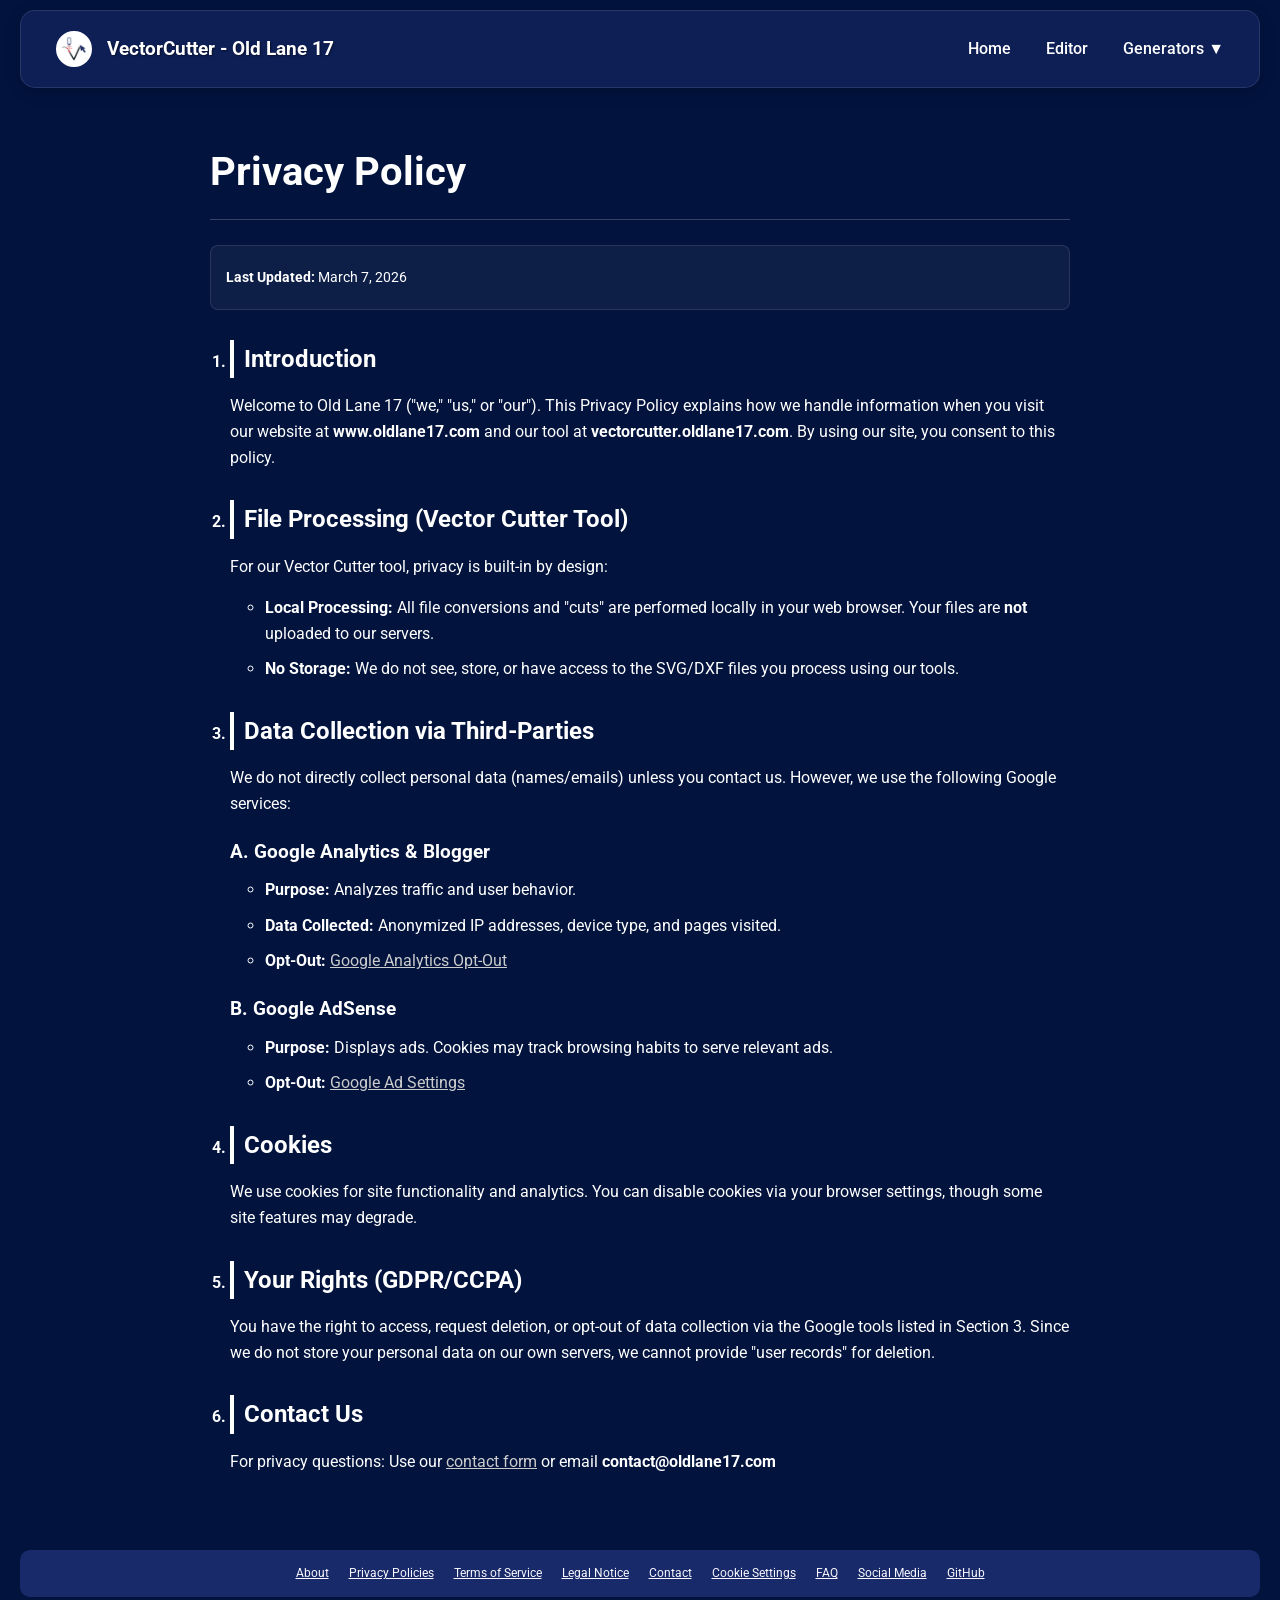
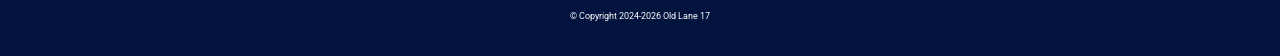
<file: privacy-policies.html>
<!DOCTYPE html>
<html lang="en">
<head>
    <meta charset="UTF-8">
    <meta content="width=device-width, initial-scale=1.0" name="viewport">
    <meta name="description" content="Privacy Policies - Old Lane 17">
    <link rel="icon" type="image/x-icon" href="/favicon.ico">
    <!-- ANDROID -->
	<link href="/favicon.ico" type="image/x-icon" rel='icon' />
    <!-- iOS -->
    <link href="/favicon.ico" type="image/x-icon" rel='apple-touch-icon' />
    <!-- Google Tag Manager -->
    <script>(function(w,d,s,l,i){w[l]=w[l]||[];w[l].push({'gtm.start':
    new Date().getTime(),event:'gtm.js'});var f=d.getElementsByTagName(s)[0],
    j=d.createElement(s),dl=l!='dataLayer'?'&l='+l:'';j.async=true;j.src=
    'https://www.googletagmanager.com/gtm.js?id='+i+dl;f.parentNode.insertBefore(j,f);
    })(window,document,'script','dataLayer','GTM-M8HF2H2T');</script>
    <!-- End Google Tag Manager -->
    

    <link href='https://fonts.googleapis.com/css?family=Roboto:400,700' rel='stylesheet'>
    <title>Privacy Policies - VectorCutter</title>
    
    <style>
        /* --- CORE VARIABLES & RESET --- */
        :root{
            --main-font:'Roboto', Tahoma, Geneva, Verdana, sans-serif;
            --primary-color:#182a69;
            --secondary-color:#a0a0ff;
            --bg-gradient-start: #182a69;
        }

        * {
            margin: 0;
            padding: 0;
            box-sizing: border-box;
            font-family: var(--main-font);
        }
        
        body {
            /* Strictly the dark blue background requested */
            background-color: #02133e; 
            min-height: 100vh;
            padding: 20px;
            /* Force white text globally */
            color: white; 
            line-height: 1.6;
            overflow-x: hidden;
        }

        /* --- NAVBAR STYLES --- */
        .topnav {
            position: fixed; top: 10px; left: 20px; right: 20px;
            border-radius: 15px; padding: 10px 20px; z-index: 999;
            display: flex; justify-content: space-between; align-items: center;
            background-color: #182a6995; backdrop-filter: blur(10px);
            border: 1px solid rgba(255, 255, 255, 0.1); box-shadow: 0 4px 15px rgba(0,0,0,0.2);
        }
        
        .nav-left { display: flex; align-items: center; gap: 15px; }
        
        /* Circular Logo */
        .nav-logo {
            width: 36px; height: 36px; 
            background: #fff; 
            border-radius: 50%; 
            object-fit: contain;
            display: flex; align-items: center; justify-content: center;
            font-weight: bold; color: var(--primary-color);
            border: 2px solid white;
        }

        .nav-title { color: white; font-size: 1.2rem; font-weight: bold; text-shadow: 1px 1px 2px rgba(0,0,0,0.5); }
        .nav-title a { color: white; text-decoration: none; }
        
        .nav-right { display: flex; gap: 5px; align-items: center; }
        
        .topnav a, .dropbtn { 
            color: white; text-decoration: none; padding: 10px 15px; 
            border-radius: 8px; transition: all 0.3s ease; font-weight: 500; 
            font-size: 1rem; border:none; background: transparent; cursor: pointer; 
            font-family: var(--main-font);
        }
        .topnav a:hover, .dropdown:hover .dropbtn { background: var(--primary-color); transform: translateY(-2px); }

        /* Dropdown */
        .dropdown { position: relative; display: inline-block; }
        .dropdown-content {
            display: none; position: absolute; right: 0;
            background-color: #02133e; min-width: 200px;
            box-shadow: 0px 8px 16px 0px rgba(0,0,0,0.2);
            z-index: 1000; border-radius: 10px; border: 1px solid rgba(255,255,255,0.1);
            overflow: hidden; margin-top: 0px;
        }
        .dropdown-content::before {
            content: "";
            display: block;
            position: absolute;
            top: -20px; /* Move up to overlap the gap */
            left: 0;
            width: 100%;
            height: 20px; /* Height sufficient to bridge the gap */
            background: transparent; /* Keep it invisible */
        }
        .dropdown-content a { color: white; padding: 12px 16px; text-decoration: none; display: block; text-align: left; }
        .dropdown:hover .dropdown-content { display: block; }
        .dropdown-content a:hover { background-color: var(--primary-color); transform: none; }

        /* --- MOBILE SIDE NAV (The Slide-in Menu) --- */
        .sidenav {
            height: 100%; width: 0; position: fixed; z-index: 2000;
            top: 0; left: 0; background-color: #182a69; 
            overflow-x: hidden; transition: 0.5s; padding-top: 60px;
            box-shadow: 4px 0 15px rgba(0,0,0,0.5);
        }

        .sidenav a, .sidenav .sidenav-header {
            padding: 8px 8px 8px 32px; text-decoration: none;
            font-size: 1.2rem; color: #f1f1f1; display: block;
            transition: 0.3s; font-family: var(--main-font);
        }

        .sidenav a:hover { color: var(--secondary-color); background: rgba(255,255,255,0.1); }

        /* Close Button (Cross) */
        .sidenav .closebtn {
            position: absolute; top: 15px; right: 20px;
            font-size: 24px; margin-left: 0; padding: 0;
        }
        .sidenav .closebtn:hover { background: none; color: #ccc; }

        .sidenav-divider { border-top: 1px solid rgba(255,255,255,0.2); margin: 10px 20px; }
        .sidenav-subitem { font-size: 1rem !important; padding-left: 50px !important; opacity: 0.9; }

        /* Hamburger Icon */
        .hamburger {
            display: none; font-size: 28px; cursor: pointer;
            color: white; margin-right: 15px; user-select: none;
        }

        /* --- CONTAINER & CONTENT STYLES --- */
        .container {
            max-width: 900px;
            margin: 0 auto;
            padding: 20px;
            margin-top: 100px; /* Accounts for fixed navbar */
        }
        
        /* Text overrides for white theme */
        h1, h2, h3, h4, p, li, span, strong, div {
            color: white !important;
        }

        h1 {
            font-size: 2.5rem;
            margin-bottom: 25px;
            border-bottom: 1px solid rgba(255,255,255,0.2);
            padding-bottom: 15px;
        }

        h3 {
            margin-top: 30px;
            margin-bottom: 15px;
            font-size: 1.5rem;
            border-left: 4px solid white;
            padding-left: 10px;
        }

        h4 {
            margin-top: 20px;
            margin-bottom: 10px;
            font-size: 1.2rem;
        }

        p {
            font-size: 1rem;
            margin-bottom: 16px;
        }

        ol {
            padding-left: 20px;
        }

        ul {
            margin: 10px 0 20px 20px;
            padding-left: 15px;
        }

        li {
            margin-bottom: 10px;
        }

        li::marker {
            color: white;
            font-weight: bold;
        }

        /* Links in content */
        .container a {
            color: var(secondary-color) !important; /* Adjusted to be visible on dark bg */
            text-decoration: underline;
            transition: color 0.3s;
        }

        .container a:hover {
            color: #ffffff !important;
        }

        .last-updated {
            background: rgba(255, 255, 255, 0.05);
            padding: 15px;
            border-radius: 8px;
            margin-bottom: 30px;
            border: 1px solid rgba(255, 255, 255, 0.1);
        }
        
        .last-updated p {
            margin: 5px 0;
            font-size: 0.9rem;
        }

        /* --- FOOTER --- */
                /* Footer */
        .footer-row-1 {
  background-color: #02133e;
font-family: Roboto, sans-serif;
font-size: 12px ;
display: flex; /* Use flexbox for layout */
flex-direction: column;
  justify-content: center; /* Center items horizontally */
  align-items: center; /* Center items vertically */
  padding: 0 0;
gap: 0px;
border-radius: 10px;

border-bottom: none;
position: relative;
bottom:0;
}
.footer-row-container {
    margin: 0 auto;
    padding: 8px 20px;
    align-items: center;
    border-radius: 10px;
    text-align: center;
    flex-wrap: wrap;

}
.footer-row-1 nav {
  display: flex;
  justify-content: center;
flex-wrap: wrap;
  gap: 25px;
border-bottom: None;
padding: 8px;}

        
.footer-row-1 a {
  color: #f9f8ff !important;
  text-decoration: underline !important;
  font-family: Roboto, sans-serif;
font-size: 12px ;
  transition: color 0.3s ease;
  white-space: nowrap;
}
.footer-row-1 p{
color: #f9f8ff;
    justify-content: center;
  font-family: Roboto, sans-serif;
font-size: 9px ;
  padding:0;
margin:0;
white-space: nowrap;

}

.footer-row-1 a:hover {
  color: #d8dce8;
}

        /* --- MEDIA QUERIES --- */
        @media (max-width: 768px) {
            .topnav { flex-direction: row; justify-content: flex-start; }
            .nav-right { display: none; } /* Hide Desktop Menu */
            .hamburger { display: block; } /* Show Burger */
            
            .container { margin-top: 110px; }
            h1 { font-size: 2rem; }
        }
    </style>
    <!-- Header & Footer Components -->
    <link rel="stylesheet" href="components/layout.css">
    <script src="components/header.js" defer></script>
    <script src="components/footer.js" defer></script>
</head>
<body>
    <!-- Google Tag Manager (noscript) -->
    <noscript><iframe src="https://www.googletagmanager.com/ns.html?id=GTM-M8HF2H2T"
    height="0" width="0" style="display:none;visibility:hidden"></iframe></noscript>
    <!-- End Google Tag Manager (noscript) -->

    <!-- Mobile Sidenav (New) -->
    <site-header></site-header>

    
    <div class="container" id="policies" style="background-color: #02133e; color: white; font-family: 'Roboto', sans-serif; padding: 20px; line-height: 1.6;">
        <h1>Privacy Policy</h1>
        <div class="last-updated">
            <p><strong>Last Updated:</strong> March 7, 2026</p>
        </div>

        <ol>
            <li>
                <h3>Introduction</h3>
                <p>Welcome to Old Lane 17 ("we," "us," or "our"). This Privacy Policy explains how we handle information when you visit our website at <strong>www.oldlane17.com</strong> and our tool at <strong>vectorcutter.oldlane17.com</strong>. By using our site, you consent to this policy.</p>
            </li>

            <li>
                <h3>File Processing (Vector Cutter Tool)</h3>
                <p>For our Vector Cutter tool, privacy is built-in by design:</p>
                <ul>
                    <li><strong>Local Processing:</strong> All file conversions and "cuts" are performed locally in your web browser. Your files are <strong>not</strong> uploaded to our servers.</li>
                    <li><strong>No Storage:</strong> We do not see, store, or have access to the SVG/DXF files you process using our tools.</li>
                </ul>
            </li>

            <li>
                <h3>Data Collection via Third-Parties</h3>
                <p>We do not directly collect personal data (names/emails) unless you contact us. However, we use the following Google services:</p>
                
                <h4>A. Google Analytics & Blogger</h4>
                <ul>
                    <li><strong>Purpose:</strong> Analyzes traffic and user behavior.</li>
                    <li><strong>Data Collected:</strong> Anonymized IP addresses, device type, and pages visited.</li>
                    <li><strong>Opt-Out:</strong> <a href="https://tools.google.com/dlpage/gaoptout" target="_blank" style="color: #cccccc;">Google Analytics Opt-Out</a></li>
                </ul>
                
                <h4>B. Google AdSense</h4>
                <ul>
                    <li><strong>Purpose:</strong> Displays ads. Cookies may track browsing habits to serve relevant ads.</li>
                    <li><strong>Opt-Out:</strong> <a href="https://adssettings.google.com" target="_blank" style="color: #cccccc;">Google Ad Settings</a></li>
                </ul>
            </li>

            <li>
                <h3>Cookies</h3>
                <p>We use cookies for site functionality and analytics. You can disable cookies via your browser settings, though some site features may degrade.</p>
            </li>

            <li>
                <h3>Your Rights (GDPR/CCPA)</h3>
                <p>You have the right to access, request deletion, or opt-out of data collection via the Google tools listed in Section 3. Since we do not store your personal data on our own servers, we cannot provide "user records" for deletion.</p>
            </li>

            <li>
                <h3>Contact Us</h3>
                <p>For privacy questions: Use our <a href="https://www.oldlane17.com/p/contact.html" style="color: #cccccc;">contact form</a> or email <strong>contact@oldlane17.com</strong></p>
            </li>
        </ol>
    </div>

    <site-footer></site-footer>
    <script>
        function openNav() {
            document.getElementById("mySidenav").style.width = "250px";
        }
        function closeNav() {
            document.getElementById("mySidenav").style.width = "0";
        }
    </script>
</body>
</html>
</file>
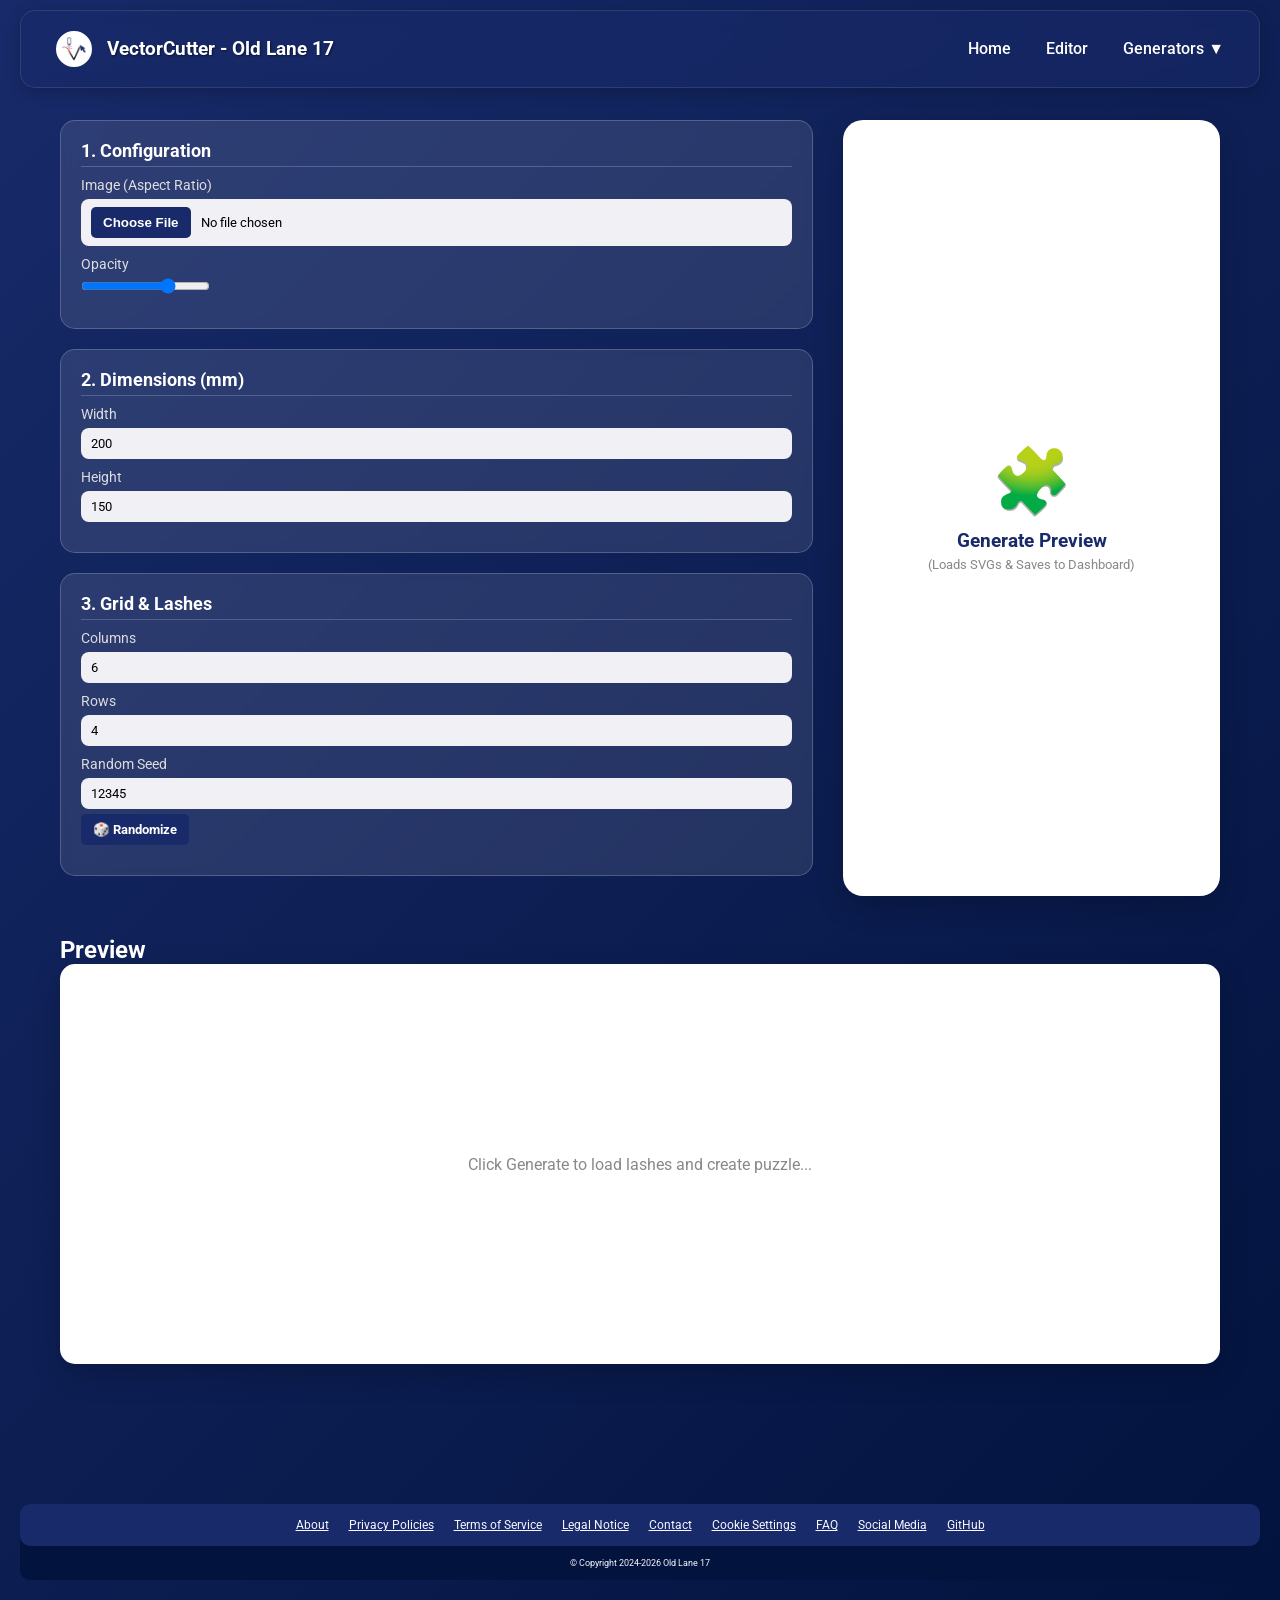
<file: puzzle.html>
<!DOCTYPE html>
<html lang="en">
<head>
    <meta charset="UTF-8">
    <meta name="viewport" content="width=device-width, initial-scale=1.0">
    <title>VectorCutter - Puzzle Generator</title>
    <meta name="description" content="Generate precise, laser-ready jigsaw puzzle SVGs with unique custom tab shapes. Customize dimensions, grid size, and interlocking patterns for CNC and laser cutting.">
    <meta name="keywords" content="puzzle generator, jigsaw svg, laser cut puzzle, puzzle template, interlocking puzzle, vectorcutter, custom puzzle tabs, svg generator, cnc puzzle, jigsaw pattern">
    <link rel="icon" type="image/x-icon" href="/favicon.ico">
    <!-- ANDROID -->
	<link href="/favicon.ico" type="image/ico" rel='icon' />
    <!-- iOS -->
    <link href="/favicon.ico" type="image/x-icon" rel='apple-touch-icon' />
    <link href='https://fonts.googleapis.com/css?family=Roboto:400,700|Open+Sans|Lato|Montserrat|Oswald' rel='stylesheet'>
    <!-- Google Tag Manager -->
    <script>(function(w,d,s,l,i){w[l]=w[l]||[];w[l].push({'gtm.start':
    new Date().getTime(),event:'gtm.js'});var f=d.getElementsByTagName(s)[0],
    j=d.createElement(s),dl=l!='dataLayer'?'&l='+l:'';j.async=true;j.src=
    'https://www.googletagmanager.com/gtm.js?id='+i+dl;f.parentNode.insertBefore(j,f);
    })(window,document,'script','dataLayer','GTM-M8HF2H2T');</script>
    <!-- End Google Tag Manager -->
    <style>
        /* --- STYLING --- */
        :root{ --main-font:'Roboto', sans-serif; --primary-color:#182a69; --input-bg: #f0f0f5; }
        body { background: linear-gradient(135deg, #182a69 0%, #02133e 100%); min-height: 100vh; color: #333; margin: 20px; font-family: var(--main-font); }
        * { margin: 0; padding: 0; box-sizing: border-box; font-family: var(--main-font); }
        .container { max-width: 1200px; margin: 100px auto 40px; padding: 20px; }
        .action-area { display: grid; grid-template-columns: 2fr 1fr; gap: 30px; margin-bottom: 40px; }
        .setting-card { background: rgba(255, 255, 255, 0.1); border: 1px solid rgba(255, 255, 255, 0.2); border-radius: 15px; padding: 20px; color: white; backdrop-filter: blur(5px); margin-bottom: 20px; }
        .setting-card h3 { margin: 0 0 10px 0; font-size: 1.1rem; border-bottom: 1px solid rgba(255,255,255,0.2); padding-bottom: 5px; }
        .input-group { margin-bottom: 10px; }
        .input-group label { display: block; font-size: 0.9rem; margin-bottom: 5px; color: #ddd; }
        
        .form-control { width: 100%; padding: 8px 10px; border-radius: 8px; border: none; background: var(--input-bg); font-family: var(--main-font); box-sizing: border-box; }
        


        /* --- NAVBAR STYLES --- */
        .topnav {
            position: fixed; top: 10px; left: 20px; right: 20px;
            border-radius: 15px; padding: 10px 20px; z-index: 999;
            display: flex; justify-content: space-between; align-items: center;
            background-color: #182a6995; backdrop-filter: blur(10px);
            border: 1px solid rgba(255, 255, 255, 0.1); box-shadow: 0 4px 15px rgba(0,0,0,0.2);
        }
        
        .nav-left { display: flex; align-items: center; gap: 15px; }
        
        /* Circular Logo */
        .nav-logo {
            width: 36px; height: 36px; 
            background: #fff; 
            border-radius: 50%; 
            object-fit: contain;
            display: flex; align-items: center; justify-content: center;
            font-weight: bold; color: var(--primary-color);
            border: 2px solid white;
        }

        .nav-title { color: white; font-size: 1.2rem; font-weight: bold; text-shadow: 1px 1px 2px rgba(0,0,0,0.5); }
        .nav-title a { color: white; text-decoration: none; }
        
        .nav-right { display: flex; gap: 5px; align-items: center; }
        
        .topnav a, .dropbtn { 
            color: white; text-decoration: none; padding: 10px 15px; 
            border-radius: 8px; transition: all 0.3s ease; font-weight: 500; 
            font-size: 1rem; border:none; background: transparent; cursor: pointer; 
            font-family: var(--main-font);
        }
        .topnav a:hover, .dropdown:hover .dropbtn { background: var(--primary-color); transform: translateY(-2px); }

        /* Dropdown */
        .dropdown { position: relative; display: inline-block; }
        .dropdown-content {
            display: none; position: absolute; right: 0;
            background-color: #02133e; min-width: 200px;
            box-shadow: 0px 8px 16px 0px rgba(0,0,0,0.2);
            z-index: 1000; border-radius: 10px; border: 1px solid rgba(255,255,255,0.1);
            overflow: hidden; margin-top: 0px;
        }
        .dropdown-content::before {
            content: "";
            display: block;
            position: absolute;
            top: -20px; /* Move up to overlap the gap */
            left: 0;
            width: 100%;
            height: 20px; /* Height sufficient to bridge the gap */
            background: transparent; /* Keep it invisible */
        }
        .dropdown-content a { color: white; padding: 12px 16px; text-decoration: none; display: block; text-align: left; }
        .dropdown:hover .dropdown-content { display: block; }
        .dropdown-content a:hover { background-color: var(--primary-color); transform: none; }

        /* --- MOBILE SIDE NAV (The Slide-in Menu) --- */
        .sidenav {
            height: 100%; width: 0; position: fixed; z-index: 2000;
            top: 0; left: 0; background-color: #182a69; 
            overflow-x: hidden; transition: 0.5s; padding-top: 60px;
            box-shadow: 4px 0 15px rgba(0,0,0,0.5);
        }

        .sidenav a, .sidenav .sidenav-header {
            padding: 8px 8px 8px 32px; text-decoration: none;
            font-size: 1.2rem; color: #f1f1f1; display: block;
            transition: 0.3s; font-family: var(--main-font);
        }

        .sidenav a:hover { color: var(--secondary-color); background: rgba(255,255,255,0.1); }

        /* Close Button (Cross) */
        .sidenav .closebtn {
            position: absolute; top: 15px; right: 20px;
            font-size: 24px; margin-left: 0; padding: 0;
        }
        .sidenav .closebtn:hover { background: none; color: #ccc; }

        .sidenav-divider { border-top: 1px solid rgba(255,255,255,0.2); margin: 10px 20px; }
        .sidenav-subitem { font-size: 1rem !important; padding-left: 50px !important; opacity: 0.9; }

        /* Hamburger Icon */
        .hamburger {
            display: none; font-size: 28px; cursor: pointer;
            color: white; margin-right: 15px; user-select: none;
        }
        /* --- BUTTON STYLING --- */
        
        /* File Input */
        input[type="file"] { color: black; }
        input[type="file"]::file-selector-button {
            background-color: #182a69; color: white; border: none; padding: 8px 12px;
            border-radius: 5px; cursor: pointer; margin-right: 10px; transition: background 0.2s; font-weight: bold;
        }
        input[type="file"]::file-selector-button:hover { background-color: #253b85; }

        /* Small Action Button (Randomize) */
        .btn-small-action {
            background-color: #182a69; color: white; border: none; padding: 8px 12px;
            border-radius: 5px; cursor: pointer; font-weight: bold; margin-top: 5px; transition: background 0.2s;
        }
        .btn-small-action:hover { background-color: #253b85; }

        /* Big Action Button */
        .big-action-btn { background: white; border-radius: 20px; display: flex; flex-direction: column; justify-content: center; align-items: center; cursor: pointer; transition: transform 0.3s; box-shadow: 0 10px 30px rgba(0, 0, 0, 0.2); border: none; width: 100%; height: 100%; padding: 20px; }
        .big-action-btn:hover { transform: translateY(-5px); background: #fdfdfd; }
        .plus-icon { font-size: 4rem; color: var(--primary-color); margin-bottom: 10px; }
        .action-label { font-size: 1.2rem; color: #182a69; font-weight: bold; }

        .preview-area { background: white; border-radius: 15px; padding: 25px; box-shadow: 0 10px 30px rgba(0, 0, 0, 0.2); min-height: 400px; display: flex; justify-content: center; align-items: center; overflow: auto; }
        svg { max-width: 100%; max-height: 600px; border: 1px dashed #ccc; background-color: #eee; }
        
        .download-btn-small { background-color: var(--primary-color); color: white; padding: 15px 30px; text-decoration: none; border-radius: 8px; font-weight: bold; display: none; margin-top: 20px; cursor: pointer; font-size: 1.1rem; border: 2px solid white; box-shadow: 0 5px 15px rgba(0,0,0,0.3); transition: all 0.2s ease; }
        .download-btn-small:hover { transform: scale(1.05); background-color: #253b85; }
        
        /* Loading Spinner */
        .loader { border: 5px solid #f3f3f3; border-top: 5px solid var(--primary-color); border-radius: 50%; width: 30px; height: 30px; animation: spin 1s linear infinite; display: none; }
        @keyframes spin { 0% { transform: rotate(0deg); } 100% { transform: rotate(360deg); } }

        @media (max-width: 768px) { .action-area { grid-template-columns: 1fr; } }

                /* Footer */
        .footer-row-1 {
  background-color: #02133e;
font-family: Roboto, sans-serif;
font-size: 12px ;
display: flex; /* Use flexbox for layout */
flex-direction: column;
  justify-content: center; /* Center items horizontally */
  align-items: center; /* Center items vertically */
  padding: 0 0;
gap: 0px;
border-radius: 10px;

border-bottom: none;
position: relative;
bottom:0;
}
.footer-row-container {
    margin: 0 auto;
    padding: 8px 20px;
    align-items: center;
    border-radius: 10px;
    text-align: center;
    flex-wrap: wrap;

}
.footer-row-1 nav {
  display: flex;
  justify-content: center;
flex-wrap: wrap;
  gap: 25px;
border-bottom: None;
padding: 8px;}

        
.footer-row-1 a {
  color: #f9f8ff !important;
  text-decoration: underline !important;
  font-family: Roboto, sans-serif;
font-size: 12px ;
  transition: color 0.3s ease;
  white-space: nowrap;
}
.footer-row-1 p{
color: #f9f8ff;
    justify-content: center;
  font-family: Roboto, sans-serif;
font-size: 9px ;
  padding:0;
margin:0;
white-space: nowrap;

}

.footer-row-1 a:hover {
  color: #d8dce8;
}
        /* --- MEDIA QUERIES --- */
        @media (max-width: 768px) {
            .action-area { grid-template-columns: 1fr; }
            
            /* Navbar Mobile Changes */
            .topnav { flex-direction: row; justify-content: flex-start; }
            .nav-right { display: none; } /* Hide Desktop Menu */
            .hamburger { display: block; } /* Show Burger */
            
            .container { margin-top: 110px; }
        }
    </style>
    <!-- Header & Footer Components -->
    <link rel="stylesheet" href="components/layout.css">
    <script src="components/header.js" defer></script>
    <script src="components/footer.js" defer></script>
</head>
<body>
    <noscript><iframe src="https://www.googletagmanager.com/ns.html?id=GTM-M8HF2H2T"
    height="0" width="0" style="display:none;visibility:hidden"></iframe></noscript>
    <!-- End Google Tag Manager (noscript) -->
    <site-header></site-header>

    <div class="container">
        
        
        <div class="action-area">
            <div class="settings-container">
                <div class="setting-card">
                    <h3>1. Configuration</h3>
                    <div class="input-group">
                        <label>Image (Aspect Ratio)</label>
                        <input type="file" id="imageUpload" accept="image/*" class="form-control">
                    </div>
                    <div class="input-group">
                        <label>Opacity</label>
                        <input type="range" id="imgOpacity" min="0" max="1" step="0.1" value="0.7" oninput="updateOpacity()">
                    </div>
                </div>

                <div class="setting-card">
                    <h3>2. Dimensions (mm)</h3>
                    <div class="input-group"><label>Width</label><input type="number" id="width_mm" class="form-control" value="200"></div>
                    <div class="input-group"><label>Height</label><input type="number" id="height_mm" class="form-control" value="150"></div>
                </div>

                <div class="setting-card">
                    <h3>3. Grid & Lashes</h3>
                    <div class="input-group"><label>Columns</label><input type="number" id="col_count" class="form-control" value="6" min="2"></div>
                    <div class="input-group"><label>Rows</label><input type="number" id="row_count" class="form-control" value="4" min="2"></div>
                    <div class="input-group">
                        <label>Random Seed</label>
                        <input type="number" id="seed_val" class="form-control" value="12345">
                        <button onclick="randomizeSeed()" class="btn-small-action">🎲 Randomize</button>
                    </div>
                </div>
            </div>

            <button class="big-action-btn" onclick="generatePuzzle()">
                <div class="loader" id="loading-spinner"></div>
                <div class="plus-icon" id="btn-icon">🧩</div>
                <div class="action-label">Generate Preview</div>
                <div style="font-size:0.8rem; color:#888; margin-top:5px;">(Loads SVGs & Saves to Dashboard)</div>
            </button>
        </div>

        <h2 style="color:white;">Preview</h2>
        <div class="preview-area" id="preview-container">
            <p style="color:#888;">Click Generate to load lashes and create puzzle...</p>
        </div>
        
        <div id="download-area" style="text-align: center; height: 80px;">
            <a id="download-link" class="download-btn-small">⬇ Download SVG File</a>
        </div>
    </div>

    <site-footer></site-footer>
    <script>
        /* =========================================
           USER CONFIGURATION: CUSTOM LASH FOLDER
           ========================================= */
        const LASH_FOLDER = "./lashes/"; 

        const LASH_FILES = [
            "lash1.svg"
            
        ];

        /* =========================================
           INTERNAL FALLBACK (If folder fails)
           ========================================= */
        const FALLBACK_LASHES = [
            { id: "default_round", width: 100, d: "M 0 0 C 30 0, 30 20, 30 20 C 30 35, 20 40, 50 40 C 80 40, 70 35, 70 20 C 70 20, 70 0, 100 0" },
            { id: "default_square", width: 100, d: "M 0 0 L 25 0 L 25 35 L 75 35 L 75 0 L 100 0" },
            { id: "default_triangle", width: 100, d: "M 0 0 L 30 0 L 50 35 L 70 0 L 100 0" }
        ];

        /* --- GLOBAL VARIABLES --- */
        let loadedLashData = []; 
        let currentAspectRatio = 0;
        let imageBase64 = null;
        let currentSvgBlobUrl = null;

        /* --- SETUP & HELPERS --- */
        function sfc32(a, b, c, d) {
            return function() {
                a |= 0; b |= 0; c |= 0; d |= 0; 
                var t = (a + b | 0) + d | 0;
                d = d + 1 | 0;
                a = b ^ b >>> 9;
                b = c + (c << 3) | 0;
                c = (c << 21 | c >>> 11);
                c = c + t | 0;
                return (t >>> 0) / 4294967296;
            }
        }

        async function loadExternalLashes() {
            const tempLashes = [];
            const parser = new DOMParser();

            console.log(`Attempting to load ${LASH_FILES.length} files from ${LASH_FOLDER}...`);

            for (let filename of LASH_FILES) {
                try {
                    const response = await fetch(LASH_FOLDER + filename);
                    if (!response.ok) throw new Error(`HTTP ${response.status}`);
                    
                    const text = await response.text();
                    const doc = parser.parseFromString(text, "image/svg+xml");
                    
                    const svgEl = doc.querySelector('svg');
                    let viewBox = svgEl.getAttribute('viewBox');
                    let nativeWidth = 100;
                    if(viewBox) {
                        const parts = viewBox.split(/[\s,]+/).map(parseFloat);
                        if(parts.length === 4) nativeWidth = parts[2];
                    } else {
                        const w = svgEl.getAttribute('width');
                        if(w) nativeWidth = parseFloat(w);
                    }

                    const pathEl = doc.querySelector('path');
                    if (pathEl) {
                        const d = pathEl.getAttribute('d');
                        tempLashes.push({ id: filename, width: nativeWidth, d: d });
                    }
                } catch (err) {
                    console.warn(`Could not load ${filename}:`, err);
                }
            }
            return tempLashes;
        }

        /* --- GENERATOR LOGIC --- */
        async function generatePuzzle() {
            document.getElementById('loading-spinner').style.display = 'block';
            document.getElementById('btn-icon').style.display = 'none';

            loadedLashData = await loadExternalLashes();
            
            if (loadedLashData.length === 0) {
                console.log("Using internal fallback lashes.");
                loadedLashData = FALLBACK_LASHES;
            }

            const width = parseFloat(document.getElementById('width_mm').value);
            const height = parseFloat(document.getElementById('height_mm').value);
            const cols = parseInt(document.getElementById('col_count').value);
            const rows = parseInt(document.getElementById('row_count').value);
            const seedInput = parseInt(document.getElementById('seed_val').value) || 12345;
            const rand = sfc32(seedInput, seedInput, seedInput, seedInput);
            
            const pieceW = width / cols;
            const pieceH = height / rows;

            let vEdges = []; 
            for(let x=0; x<=cols; x++) {
                vEdges[x] = [];
                for(let y=0; y<rows; y++) {
                    if(x===0 || x===cols) vEdges[x][y] = 0; 
                    else vEdges[x][y] = (rand() > 0.5) ? 1 : -1;
                }
            }

            let hEdges = [];
            for(let x=0; x<cols; x++) {
                hEdges[x] = [];
                for(let y=0; y<=rows; y++) {
                    if(y===0 || y===rows) hEdges[x][y] = 0; 
                    else hEdges[x][y] = (rand() > 0.5) ? 1 : -1;
                }
            }

            let innerSvgContent = "";
            const getRandomLash = () => loadedLashData[Math.floor(rand() * loadedLashData.length)];
            const GAP_START_PCT = 0.36;
            const GAP_END_PCT = 0.64;
            const GAP_WIDTH_PCT = GAP_END_PCT - GAP_START_PCT;

            // Horizontal Edges
            for(let y=1; y<rows; y++) {
                for(let x=0; x<cols; x++) {
                    const absX = x * pieceW;
                    const absY = y * pieceH;
                    const sign = hEdges[x][y];
                    
                    if (sign === 0) {
                        innerSvgContent += `<line x1="${absX}" y1="${absY}" x2="${absX+pieceW}" y2="${absY}" class="cut-line" />`;
                    } else {
                        innerSvgContent += `<line x1="${absX}" y1="${absY}" x2="${absX + (pieceW*GAP_START_PCT)}" y2="${absY}" class="cut-line" />`;
                        const lash = getRandomLash();
                        const targetWidth = pieceW * GAP_WIDTH_PCT;
                        const scale = targetWidth / lash.width;
                        const startX = absX + (pieceW * GAP_START_PCT);
                        const startY = absY;
                        let transform = "";
                        if (sign === 1) {
                            transform = `translate(${startX}, ${startY}) scale(${scale})`;
                        } else {
                            const endGapX = absX + (pieceW * GAP_END_PCT);
                            transform = `translate(${endGapX}, ${startY}) rotate(180) scale(${scale})`;
                        }
                        innerSvgContent += `<path d="${lash.d}" transform="${transform}" class="cut-line" />`;
                        innerSvgContent += `<line x1="${absX + (pieceW*GAP_END_PCT)}" y1="${absY}" x2="${absX + pieceW}" y2="${absY}" class="cut-line" />`;
                    }
                }
            }

            // Vertical Edges
            for(let x=1; x<cols; x++) {
                for(let y=0; y<rows; y++) {
                    const absX = x * pieceW;
                    const absY = y * pieceH;
                    const sign = vEdges[x][y];

                    if (sign === 0) {
                        innerSvgContent += `<line x1="${absX}" y1="${absY}" x2="${absX}" y2="${absY+pieceH}" class="cut-line" />`;
                    } else {
                        innerSvgContent += `<line x1="${absX}" y1="${absY}" x2="${absX}" y2="${absY + (pieceH*GAP_START_PCT)}" class="cut-line" />`;
                        const lash = getRandomLash();
                        const targetLen = pieceH * GAP_WIDTH_PCT;
                        const scale = targetLen / lash.width;
                        let transform = "";
                        const startGapY = absY + (pieceH * GAP_START_PCT);
                        const endGapY = absY + (pieceH * GAP_END_PCT);

                        if (sign === 1) {
                            transform = `translate(${absX}, ${startGapY}) rotate(90) scale(${scale})`;
                        } else {
                            transform = `translate(${absX}, ${endGapY}) rotate(-90) scale(${scale})`;
                        }
                        innerSvgContent += `<path d="${lash.d}" transform="${transform}" class="cut-line" />`;
                        innerSvgContent += `<line x1="${absX}" y1="${absY + (pieceH*GAP_END_PCT)}" x2="${absX}" y2="${absY + pieceH}" class="cut-line" />`;
                    }
                }
            }

            const borderPath = `M 0 0 L ${width} 0 L ${width} ${height} L 0 ${height} Z`;
            const opacity = document.getElementById('imgOpacity').value;

            const fullSvg = `
<svg xmlns="http://www.w3.org/2000/svg" width="${width}mm" height="${height}mm" viewBox="0 0 ${width} ${height}">
    <defs>
        <style> 
            .cut-line { fill: none; stroke: red; stroke-width: 0.1mm; stroke-linecap: round; stroke-linejoin: round; vector-effect: non-scaling-stroke; } 
            .border-line { fill: none; stroke: blue; stroke-width: 0.1mm; vector-effect: non-scaling-stroke; }
        </style>
    </defs>
    ${imageBase64 ? `<image id="preview-bg-image" href="${imageBase64}" x="0" y="0" width="${width}" height="${height}" preserveAspectRatio="none" style="opacity:${opacity}" />` : ''}
    <g id="cut-layer">
        <path d="${borderPath}" class="border-line" />
        ${innerSvgContent}
    </g>
</svg>`;

            // Update Preview
            document.getElementById('preview-container').innerHTML = fullSvg;
            document.getElementById('loading-spinner').style.display = 'none';
            document.getElementById('btn-icon').style.display = 'block';

            // --- SAVE TO DASHBOARD (IMPLEMENTED HERE) ---
            try {
                // We name it "Puzzle [Width]x[Height]mm" so you can identify it in the editor
                saveGeneratedProjectToDashboard(fullSvg, `Puzzle ${Math.round(width)}x${Math.round(height)}mm`);
                console.log("Project saved to dashboard successfully.");
            } catch(e) {
                console.warn("Storage Error: Could not save to Editor dashboard (Local Storage full or disabled).", e);
            }

            // Setup Manual Download
            if (currentSvgBlobUrl) URL.revokeObjectURL(currentSvgBlobUrl);
            const blob = new Blob([fullSvg], {type: 'image/svg+xml'});
            currentSvgBlobUrl = URL.createObjectURL(blob);
            
            const dlBtn = document.getElementById('download-link');
            dlBtn.href = currentSvgBlobUrl;
            dlBtn.download = `custom_puzzle_${width}x${height}.svg`;
            dlBtn.style.display = 'inline-block';
        }

        document.getElementById('imageUpload').addEventListener('change', function(e) {
            const file = e.target.files[0];
            if (!file) return;
            const reader = new FileReader();
            reader.onload = function(event) {
                imageBase64 = event.target.result;
                const img = new Image();
                img.onload = function() {
                    currentAspectRatio = img.width / img.height;
                    const w = parseFloat(document.getElementById('width_mm').value) || 200;
                    document.getElementById('height_mm').value = (w / currentAspectRatio).toFixed(2);
                    generatePuzzle(); 
                };
                img.src = imageBase64;
            };
            reader.readAsDataURL(file);
        });
        function openNav() {
            document.getElementById("mySidenav").style.width = "250px";
        }
        function closeNav() {
            document.getElementById("mySidenav").style.width = "0";
        }

        // --- UI UTILS ---
        function toggleCollapsible(wrapperId, checkboxId, populateFunc) {
            const wrapper = document.getElementById(wrapperId);
            const checkbox = document.getElementById(checkboxId);
            
            if (checkbox.checked) {
                if(populateFunc) populateFunc();
                wrapper.classList.add("open");
            } else {
                wrapper.classList.remove("open");
            }
        }

        function randomizeSeed() {
            document.getElementById('seed_val').value = Math.floor(Math.random() * 90000) + 10000;
            generatePuzzle();
        }

        function updateOpacity() {
            const el = document.getElementById('preview-bg-image');
            if(el) el.style.opacity = document.getElementById('imgOpacity').value;
        }

        // --- DASHBOARD SAVING FUNCTION ---
        function saveGeneratedProjectToDashboard(svgString, baseName) {
            // Get existing projects or initialize empty array
            const projects = JSON.parse(localStorage.getItem('vc_projects') || '[]');
            
            // Create new project object
            const newProject = {
                id: Date.now(),
                name: baseName,
                type: 'generator',
                content: svgString
            };
            
            // Save back to Local Storage
            projects.push(newProject);
            localStorage.setItem('vc_projects', JSON.stringify(projects));
        }
    

    </script>
</body>
</html>
</file>
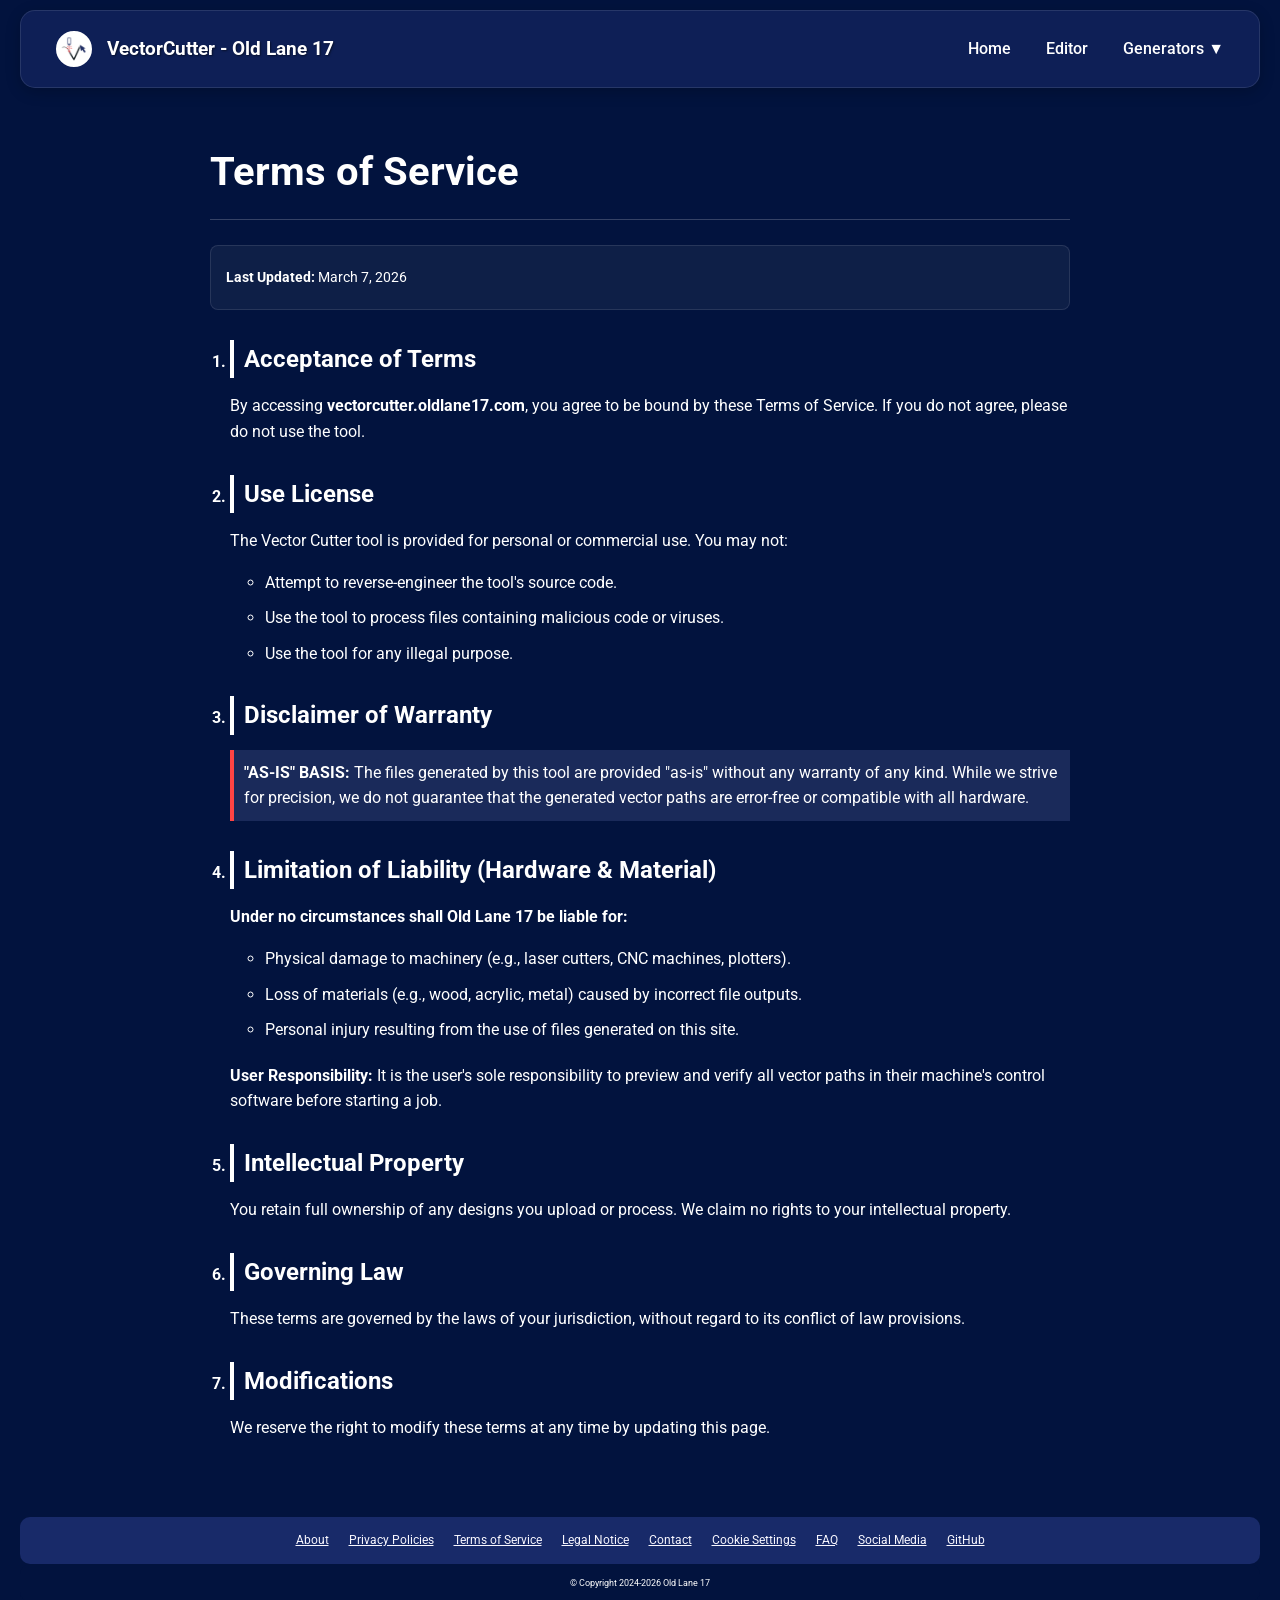
<file: terms-of-service.html>
<!DOCTYPE html>
<html lang="en">
<head>
    <meta charset="UTF-8">
    <meta content="width=device-width, initial-scale=1.0" name="viewport">
    <meta name="description" content="Privacy Policies - Old Lane 17">
    <link rel="icon" type="image/x-icon" href="/favicon.ico">
    <!-- ANDROID -->
	<link href="/favicon.ico" type="image/x-icon" rel='icon' />
    <!-- iOS -->
    <link href="/favicon.ico" type="image/x-icon" rel='apple-touch-icon' />
    <!-- Google Tag Manager -->
    <script>(function(w,d,s,l,i){w[l]=w[l]||[];w[l].push({'gtm.start':
    new Date().getTime(),event:'gtm.js'});var f=d.getElementsByTagName(s)[0],
    j=d.createElement(s),dl=l!='dataLayer'?'&l='+l:'';j.async=true;j.src=
    'https://www.googletagmanager.com/gtm.js?id='+i+dl;f.parentNode.insertBefore(j,f);
    })(window,document,'script','dataLayer','GTM-M8HF2H2T');</script>
    <!-- End Google Tag Manager -->
    

    <link href='https://fonts.googleapis.com/css?family=Roboto:400,700' rel='stylesheet'>
    <title>Terms of Service - Old Lane 17</title>
    
    <style>
        /* --- CORE VARIABLES & RESET --- */
        :root{
            --main-font:'Roboto', Tahoma, Geneva, Verdana, sans-serif;
            --primary-color:#182a69;
            --secondary-color:#a0a0ff;
            --bg-gradient-start: #182a69;
        }

        * {
            margin: 0;
            padding: 0;
            box-sizing: border-box;
            font-family: var(--main-font);
        }
        
        body {
            /* Strictly the dark blue background requested */
            background-color: #02133e; 
            min-height: 100vh;
            padding: 20px;
            /* Force white text globally */
            color: white; 
            line-height: 1.6;
            overflow-x: hidden;
        }

        /* --- NAVBAR STYLES --- */
        .topnav {
            position: fixed; top: 10px; left: 20px; right: 20px;
            border-radius: 15px; padding: 10px 20px; z-index: 999;
            display: flex; justify-content: space-between; align-items: center;
            background-color: #182a6995; backdrop-filter: blur(10px);
            border: 1px solid rgba(255, 255, 255, 0.1); box-shadow: 0 4px 15px rgba(0,0,0,0.2);
        }
        
        .nav-left { display: flex; align-items: center; gap: 15px; }
        
        /* Circular Logo */
        .nav-logo {
            width: 36px; height: 36px; 
            background: #fff; 
            border-radius: 50%; 
            object-fit: contain;
            display: flex; align-items: center; justify-content: center;
            font-weight: bold; color: var(--primary-color);
            border: 2px solid white;
        }

        .nav-title { color: white; font-size: 1.2rem; font-weight: bold; text-shadow: 1px 1px 2px rgba(0,0,0,0.5); }
        .nav-title a { color: white; text-decoration: none; }
        
        .nav-right { display: flex; gap: 5px; align-items: center; }
        
        .topnav a, .dropbtn { 
            color: white; text-decoration: none; padding: 10px 15px; 
            border-radius: 8px; transition: all 0.3s ease; font-weight: 500; 
            font-size: 1rem; border:none; background: transparent; cursor: pointer; 
            font-family: var(--main-font);
        }
        .topnav a:hover, .dropdown:hover .dropbtn { background: var(--primary-color); transform: translateY(-2px); }

        /* Dropdown */
        .dropdown { position: relative; display: inline-block; }
        .dropdown-content {
            display: none; position: absolute; right: 0;
            background-color: #02133e; min-width: 200px;
            box-shadow: 0px 8px 16px 0px rgba(0,0,0,0.2);
            z-index: 1000; border-radius: 10px; border: 1px solid rgba(255,255,255,0.1);
            overflow: hidden; margin-top: 0px;
        }
        .dropdown-content::before {
            content: "";
            display: block;
            position: absolute;
            top: -20px; /* Move up to overlap the gap */
            left: 0;
            width: 100%;
            height: 20px; /* Height sufficient to bridge the gap */
            background: transparent; /* Keep it invisible */
        }
        .dropdown-content a { color: white; padding: 12px 16px; text-decoration: none; display: block; text-align: left; }
        .dropdown:hover .dropdown-content { display: block; }
        .dropdown-content a:hover { background-color: var(--primary-color); transform: none; }

        /* --- MOBILE SIDE NAV (The Slide-in Menu) --- */
        .sidenav {
            height: 100%; width: 0; position: fixed; z-index: 2000;
            top: 0; left: 0; background-color: #182a69; 
            overflow-x: hidden; transition: 0.5s; padding-top: 60px;
            box-shadow: 4px 0 15px rgba(0,0,0,0.5);
        }

        .sidenav a, .sidenav .sidenav-header {
            padding: 8px 8px 8px 32px; text-decoration: none;
            font-size: 1.2rem; color: #f1f1f1; display: block;
            transition: 0.3s; font-family: var(--main-font);
        }

        .sidenav a:hover { color: var(--secondary-color); background: rgba(255,255,255,0.1); }

        /* Close Button (Cross) */
        .sidenav .closebtn {
            position: absolute; top: 15px; right: 20px;
            font-size: 24px; margin-left: 0; padding: 0;
        }
        .sidenav .closebtn:hover { background: none; color: #ccc; }

        .sidenav-divider { border-top: 1px solid rgba(255,255,255,0.2); margin: 10px 20px; }
        .sidenav-subitem { font-size: 1rem !important; padding-left: 50px !important; opacity: 0.9; }

        /* Hamburger Icon */
        .hamburger {
            display: none; font-size: 28px; cursor: pointer;
            color: white; margin-right: 15px; user-select: none;
        }

        /* --- CONTAINER & CONTENT STYLES --- */
        .container {
            max-width: 900px;
            margin: 0 auto;
            padding: 20px;
            margin-top: 100px; /* Accounts for fixed navbar */
        }
        
        /* Text overrides for white theme */
        h1, h2, h3, h4, p, li, span, strong, div {
            color: white !important;
        }

        h1 {
            font-size: 2.5rem;
            margin-bottom: 25px;
            border-bottom: 1px solid rgba(255,255,255,0.2);
            padding-bottom: 15px;
        }

        h3 {
            margin-top: 30px;
            margin-bottom: 15px;
            font-size: 1.5rem;
            border-left: 4px solid white;
            padding-left: 10px;
        }

        h4 {
            margin-top: 20px;
            margin-bottom: 10px;
            font-size: 1.2rem;
        }

        p {
            font-size: 1rem;
            margin-bottom: 16px;
        }

        ol {
            padding-left: 20px;
        }

        ul {
            margin: 10px 0 20px 20px;
            padding-left: 15px;
        }

        li {
            margin-bottom: 10px;
        }

        li::marker {
            color: white;
            font-weight: bold;
        }

        /* Links in content */
        .container a {
            color: var(secondary-color) !important; /* Adjusted to be visible on dark bg */
            text-decoration: underline;
            transition: color 0.3s;
        }

        .container a:hover {
            color: #ffffff !important;
        }

        .last-updated {
            background: rgba(255, 255, 255, 0.05);
            padding: 15px;
            border-radius: 8px;
            margin-bottom: 30px;
            border: 1px solid rgba(255, 255, 255, 0.1);
        }
        
        .last-updated p {
            margin: 5px 0;
            font-size: 0.9rem;
        }

        /* --- FOOTER --- */
        /* Footer */
        .footer-row-1 {
  background-color: #02133e;
font-family: Roboto, sans-serif;
font-size: 12px ;
display: flex; /* Use flexbox for layout */
flex-direction: column;
  justify-content: center; /* Center items horizontally */
  align-items: center; /* Center items vertically */
  padding: 0 0;
gap: 0px;
border-radius: 10px;

border-bottom: none;
position: relative;
bottom:0;
}
.footer-row-container {
    margin: 0 auto;
    padding: 8px 20px;
    align-items: center;
    border-radius: 10px;
    text-align: center;
    flex-wrap: wrap;

}
.footer-row-1 nav {
  display: flex;
  justify-content: center;
flex-wrap: wrap;
  gap: 25px;
border-bottom: None;
padding: 8px;}

        
.footer-row-1 a {
  color: #f9f8ff !important;
  text-decoration: underline !important;
  font-family: Roboto, sans-serif;
font-size: 12px ;
  transition: color 0.3s ease;
  white-space: nowrap;
}
.footer-row-1 p{
color: #f9f8ff;
    justify-content: center;
  font-family: Roboto, sans-serif;
font-size: 9px ;
  padding:0;
margin:0;
white-space: nowrap;

}

.footer-row-1 a:hover {
  color: #d8dce8;
}

        /* --- MEDIA QUERIES --- */
        @media (max-width: 768px) {
            .topnav { flex-direction: row; justify-content: flex-start; }
            .nav-right { display: none; } /* Hide Desktop Menu */
            .hamburger { display: block; } /* Show Burger */
            
            .container { margin-top: 110px; }
            h1 { font-size: 2rem; }
        }
    </style>
    <!-- Header & Footer Components -->
    <link rel="stylesheet" href="components/layout.css">
    <script src="components/header.js" defer></script>
    <script src="components/footer.js" defer></script>
</head>
<body>
    <!-- Google Tag Manager (noscript) -->
    <noscript><iframe src="https://www.googletagmanager.com/ns.html?id=GTM-M8HF2H2T"
    height="0" width="0" style="display:none;visibility:hidden"></iframe></noscript>
    <!-- End Google Tag Manager (noscript) -->

    <!-- Mobile Sidenav (New) -->
    <site-header></site-header>

    <div class="container" id="tos" style="background-color: #02133e; color: white; font-family: 'Roboto', sans-serif; padding: 20px; line-height: 1.6;">
        <h1>Terms of Service</h1>
        <div class="last-updated">
            <p><strong>Last Updated:</strong> March 7, 2026</p>
        </div>

        <ol>
            <li>
                <h3>Acceptance of Terms</h3>
                <p>By accessing <strong>vectorcutter.oldlane17.com</strong>, you agree to be bound by these Terms of Service. If you do not agree, please do not use the tool.</p>
            </li>

            <li>
                <h3>Use License</h3>
                <p>The Vector Cutter tool is provided for personal or commercial use. You may not:
                <ul>
                    <li>Attempt to reverse-engineer the tool's source code.</li>
                    <li>Use the tool to process files containing malicious code or viruses.</li>
                    <li>Use the tool for any illegal purpose.</li>
                </ul>
                </p>
            </li>

            <li>
                <h3>Disclaimer of Warranty</h3>
                <p style="background-color: #1a2a5a; padding: 10px; border-left: 4px solid #ff4444;">
                    <strong>"AS-IS" BASIS:</strong> The files generated by this tool are provided "as-is" without any warranty of any kind. While we strive for precision, we do not guarantee that the generated vector paths are error-free or compatible with all hardware.
                </p>
            </li>

            <li>
                <h3>Limitation of Liability (Hardware & Material)</h3>
                <p><strong>Under no circumstances shall Old Lane 17 be liable for:</strong></p>
                <ul>
                    <li>Physical damage to machinery (e.g., laser cutters, CNC machines, plotters).</li>
                    <li>Loss of materials (e.g., wood, acrylic, metal) caused by incorrect file outputs.</li>
                    <li>Personal injury resulting from the use of files generated on this site.</li>
                </ul>
                <p><strong>User Responsibility:</strong> It is the user's sole responsibility to preview and verify all vector paths in their machine's control software before starting a job.</p>
            </li>

            <li>
                <h3>Intellectual Property</h3>
                <p>You retain full ownership of any designs you upload or process. We claim no rights to your intellectual property.</p>
            </li>

            <li>
                <h3>Governing Law</h3>
                <p>These terms are governed by the laws of your jurisdiction, without regard to its conflict of law provisions.</p>
            </li>

            <li>
                <h3>Modifications</h3>
                <p>We reserve the right to modify these terms at any time by updating this page.</p>
            </li>
        </ol>
    </div>

    <site-footer></site-footer>
    <script>
        function openNav() {
            document.getElementById("mySidenav").style.width = "250px";
        }
        function closeNav() {
            document.getElementById("mySidenav").style.width = "0";
        }
    </script>
</body>
</html>
</file>
<file: components/layout.css>
/* ==========================================================================
   VectorCutter - Common Layout Styles (Header & Footer)
   ========================================================================== */

:root {
    --main-font: 'Roboto', Tahoma, Geneva, Verdana, sans-serif;
    --primary-color: #182a69;
    --primary-color-trans: rgba(24, 42, 105, 0.8);
    --secondary-color: #a0a0ff;
    --bg-gradient-start: #182a69;
    --bg-gradient-end: #02133e;
    --text-color: #333;
}

/* ==========================================================================
   NAVBAR & TOP NAVIGATION
   ========================================================================== */
.topnav {
    position: fixed;
    top: 10px;
    left: 20px;
    right: 20px;
    border-radius: 15px;
    padding: 10px 20px;
    z-index: 999;
    display: flex;
    justify-content: space-between;
    align-items: center;
    background-color: #182a6995;
    backdrop-filter: blur(10px);
    -webkit-backdrop-filter: blur(10px);
    border: 1px solid rgba(255, 255, 255, 0.1);
    box-shadow: 0 4px 15px rgba(0, 0, 0, 0.2);
    box-sizing: border-box;
}

.nav-left {
    display: flex;
    align-items: center;
    gap: 15px;
}

/* Circular Logo Styling */
.nav-logo {
    width: 36px;
    height: 36px;
    background: #fff;
    border-radius: 50%;
    object-fit: contain;
    display: flex;
    align-items: center;
    justify-content: center;
    font-weight: bold;
    color: var(--bg-gradient-start);
    border: 2px solid white;
    flex-shrink: 0;
}

.nav-title {
    color: white;
    font-size: 1.2rem;
    font-weight: bold;
    text-shadow: 1px 1px 2px rgba(0, 0, 0, 0.5);
    white-space: nowrap;
}

.nav-title a {
    color: white;
    text-decoration: none;
}

.nav-right {
    display: flex;
    gap: 5px;
    align-items: center;
}

.topnav a,
.dropbtn {
    color: white;
    text-decoration: none;
    padding: 10px 15px;
    border-radius: 8px;
    transition: all 0.3s ease;
    font-weight: 500;
    font-family: var(--main-font);
    font-size: 1rem;
    border: none;
    background: transparent;
    cursor: pointer;
    display: inline-flex;
    align-items: center;
    line-height: 1.2;
}

.topnav a:hover,
.dropdown:hover .dropbtn,
.topnav a.active {
    background: var(--primary-color);
    transform: translateY(-2px);
}

/* Dropdown Menu */
.dropdown {
    position: relative;
    display: inline-block;
}

.dropdown-content {
    display: none;
    position: absolute;
    right: 0;
    background-color: #02133e;
    min-width: 200px;
    box-shadow: 0px 8px 16px 0px rgba(0, 0, 0, 0.25);
    z-index: 1000;
    border-radius: 10px;
    border: 1px solid rgba(255, 255, 255, 0.1);
    overflow: hidden;
    margin-top: 0px;
}

.dropdown-content::before {
    content: "";
    display: block;
    position: absolute;
    top: -20px;
    left: 0;
    width: 100%;
    height: 20px;
    background: transparent;
}

.dropdown-content a {
    color: white;
    padding: 12px 16px;
    text-decoration: none;
    display: block;
    text-align: left;
    border-radius: 0;
}

.dropdown:hover .dropdown-content {
    display: block;
}

.dropdown-content a:hover {
    background-color: var(--primary-color);
    transform: none;
}

/* ==========================================================================
   MOBILE SIDENAV DRAWER
   ========================================================================== */
.sidenav {
    height: 100%;
    width: 0;
    position: fixed;
    z-index: 2000;
    top: 0;
    left: 0;
    background-color: #182a69;
    overflow-x: hidden;
    transition: 0.35s cubic-bezier(0.4, 0, 0.2, 1);
    padding-top: 60px;
    box-shadow: 4px 0 15px rgba(0, 0, 0, 0.5);
    box-sizing: border-box;
}

.sidenav a,
.sidenav .sidenav-header {
    padding: 10px 16px 10px 32px;
    text-decoration: none;
    font-size: 1.15rem;
    color: #f1f1f1;
    display: block;
    transition: 0.2s;
    font-family: var(--main-font);
}

.sidenav a:hover,
.sidenav a.active {
    color: var(--secondary-color);
    background: rgba(255, 255, 255, 0.1);
}

.sidenav .closebtn {
    position: absolute;
    top: 15px;
    right: 20px;
    font-size: 26px;
    margin-left: 0;
    padding: 0;
    line-height: 1;
    cursor: pointer;
}

.sidenav .closebtn:hover {
    background: none;
    color: #ccc;
}

.sidenav-divider {
    border-top: 1px solid rgba(255, 255, 255, 0.2);
    margin: 12px 20px;
}

.sidenav-subitem {
    font-size: 1rem !important;
    padding-left: 48px !important;
    opacity: 0.9;
}

/* Hamburger Icon */
.hamburger {
    display: none;
    font-size: 28px;
    cursor: pointer;
    color: white;
    margin-right: 15px;
    user-select: none;
    line-height: 1;
}

/* Sidenav backdrop */
.sidenav-backdrop {
    display: none;
    position: fixed;
    top: 0;
    left: 0;
    width: 100%;
    height: 100%;
    background: rgba(0, 0, 0, 0.5);
    z-index: 1999;
    backdrop-filter: blur(2px);
    -webkit-backdrop-filter: blur(2px);
}

.sidenav-backdrop.active {
    display: block;
}

@media (max-width: 768px) {
    .topnav {
        flex-direction: row;
        justify-content: flex-start;
    }
    .nav-right {
        display: none;
    }
    .hamburger {
        display: block;
    }
}

/* ==========================================================================
   FOOTER
   ========================================================================== */
.footer-row-1 {
    background-color: #02133e;
    font-family: var(--main-font);
    font-size: 12px;
    display: flex;
    flex-direction: column;
    justify-content: center;
    align-items: center;
    padding: 0;
    gap: 0;
    border-radius: 10px;
    border-bottom: none;
    position: relative;
    bottom: 0;
    margin-top: 40px;
    box-sizing: border-box;
    width: 100%;
}

.footer-row-container {
    margin: 0 auto;
    padding: 10px 20px;
    align-items: center;
    border-radius: 10px;
    text-align: center;
    flex-wrap: wrap;
    box-sizing: border-box;
}

.footer-row-1 nav {
    display: flex;
    justify-content: center;
    flex-wrap: wrap;
    gap: 20px;
    border-bottom: none;
    padding: 4px;
}

.footer-row-1 a {
    color: #f9f8ff !important;
    text-decoration: underline !important;
    font-family: var(--main-font);
    font-size: 12px;
    transition: color 0.3s ease;
    white-space: nowrap;
}

.footer-row-1 a:hover {
    color: #a0a0ff !important;
}

.footer-row-1 p {
    color: #f9f8ff;
    justify-content: center;
    font-family: var(--main-font);
    font-size: 9px;
    padding: 2px 0;
    margin: 0;
    white-space: nowrap;
}

/* ==========================================================================
   STANDARDIZED GENERATOR DOWNLOAD BAR
   ========================================================================== */
.vc-download-bar-container {
    display: flex;
    justify-content: center;
    margin-top: 20px;
    width: 100%;
}

.vc-download-bar {
    display: flex;
    flex-wrap: wrap;
    align-items: center;
    justify-content: center;
    gap: 12px;
    background: rgba(255, 255, 255, 0.12);
    backdrop-filter: blur(8px);
    -webkit-backdrop-filter: blur(8px);
    border: 1px solid rgba(255, 255, 255, 0.25);
    border-radius: 12px;
    padding: 14px 20px;
    box-shadow: 0 6px 20px rgba(0, 0, 0, 0.25);
}

.vc-filename-label {
    color: #ffffff;
    font-weight: 600;
    font-size: 0.95rem;
}

.vc-filename-wrap {
    display: flex;
    align-items: center;
    background: #ffffff;
    border-radius: 8px;
    overflow: hidden;
    border: 2px solid #cbd5e1;
}

.vc-filename-input {
    border: none;
    outline: none;
    padding: 10px 12px;
    font-size: 0.95rem;
    font-weight: 500;
    color: #111827;
    min-width: 220px;
    background: transparent;
}

.vc-filename-ext {
    padding: 10px 12px;
    background: #f1f5f9;
    color: #475569;
    font-weight: 700;
    font-size: 0.9rem;
    border-left: 1px solid #cbd5e1;
}

.vc-download-btn {
    background: linear-gradient(135deg, #2563eb, #1d4ed8);
    color: #ffffff;
    border: 2px solid rgba(255, 255, 255, 0.7);
    border-radius: 8px;
    padding: 10px 22px;
    font-size: 1rem;
    font-weight: 700;
    cursor: pointer;
    box-shadow: 0 4px 12px rgba(0, 0, 0, 0.25);
    transition: transform 0.15s ease, background 0.15s ease, box-shadow 0.15s ease;
}

.vc-download-btn:hover {
    transform: translateY(-2px);
    background: linear-gradient(135deg, #3b82f6, #2563eb);
    box-shadow: 0 6px 16px rgba(0, 0, 0, 0.35);
}

.vc-download-btn:active {
    transform: translateY(0);
}
</file>
